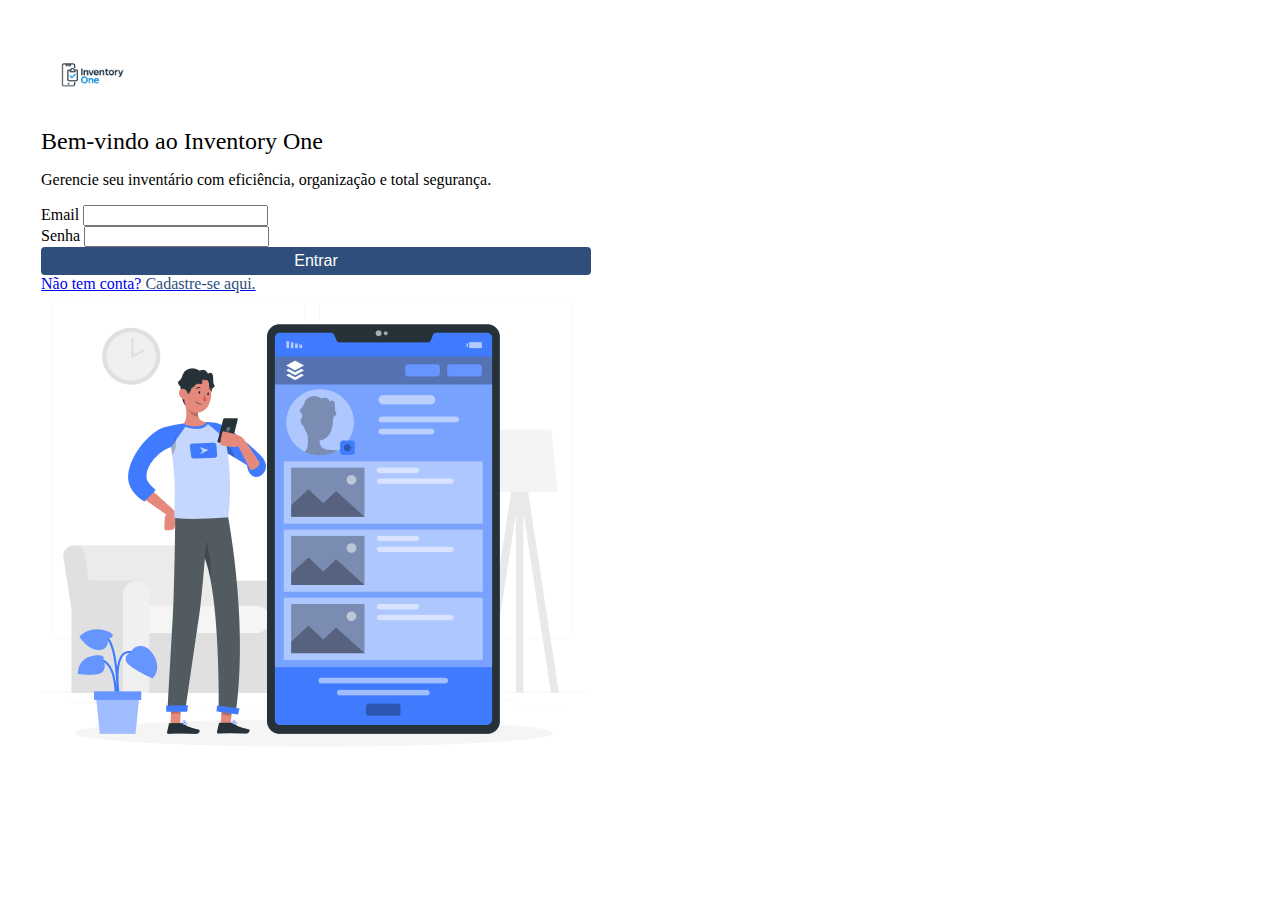
<file: index.html>
<!DOCTYPE html>
<html lang="pt-br">

<head>
    <meta charset="UTF-8">
    <meta name="viewport" content="width=device-width, initial-scale=1.0">
    <title>InventoryOne-Login</title>
    <link href="https://cdn.jsdelivr.net/npm/bootstrap@5.3.8/dist/css/bootstrap.min.css" rel="stylesheet"
        integrity="sha384-sRIl4kxILFvY47J16cr9ZwB07vP4J8+LH7qKQnuqkuIAvNWLzeN8tE5YBujZqJLB" crossorigin="anonymous">

    <link rel="stylesheet" href="https://cdn.jsdelivr.net/npm/bootstrap-icons@1.13.1/font/bootstrap-icons.min.css">

    <link rel="stylesheet" href="./css/configuracao.css">
    <link rel="stylesheet" href="./css/login.css">


</head>

<body class="bg-light">
    <main class="min-vh-100 d-flex align-items-center justify-content-center container">
        <div class="bg-white formulario shadow ">
            <div class="row">
                <div class="col-12 col-md-6 d-flex flex-column justify-content-center align-items-center">
                    <form class="formulario-login" action="">
                        <div class="d-flex justify-content-start w-100">
                            <img class="img-fluid" width="100px" src="./img/logo-inventoryone.png"
                                alt="imagem da logo Inventory-One">
                        </div>
                        <div class="text-center mt-2">
                            <h1 class="font-header-4">Bem-vindo ao Inventory One</h1>
                            <p class="text-body-tertiary font-subtitulo">
                                Gerencie seu inventário com eficiência, organização e total segurança.
                            </p>

                        </div>
                        <div class="mb-3">
                            <label for="campoEmail" class="form-label">Email</label>
                            <input type="email" class="form-control formColor" id="campoEmail">
                        </div>
                        <div class="mb-4">
                            <label for="campoSenha" class="form-label">Senha</label>
                            <input type="password" class="form-control formColor" id="campoSenha">
                        </div>
                        <div class="text-center">
                            <button class="botao-cadastro mb-3">Entrar</button>
                        </div>
                        <div class="text-center mb-3">
                            <a class="text-decoration-none text-dark" href="cadastro-usuario.html">Não tem
                                conta?
                                <span class="text-azul-petroleo fw-bold">Cadastre-se aqui.</span></a>
                        </div>

                    </form>

                </div>
                <div class="col-12 col-sm-6 d-none d-md-block">
                    <div class="d-flex align-items-center h-100">
                        <img class="img-fluid" src="img/img-login.png">
                    </div>
                </div>
            </div>
        </div>
    </main>
</body>


</html>
</file>
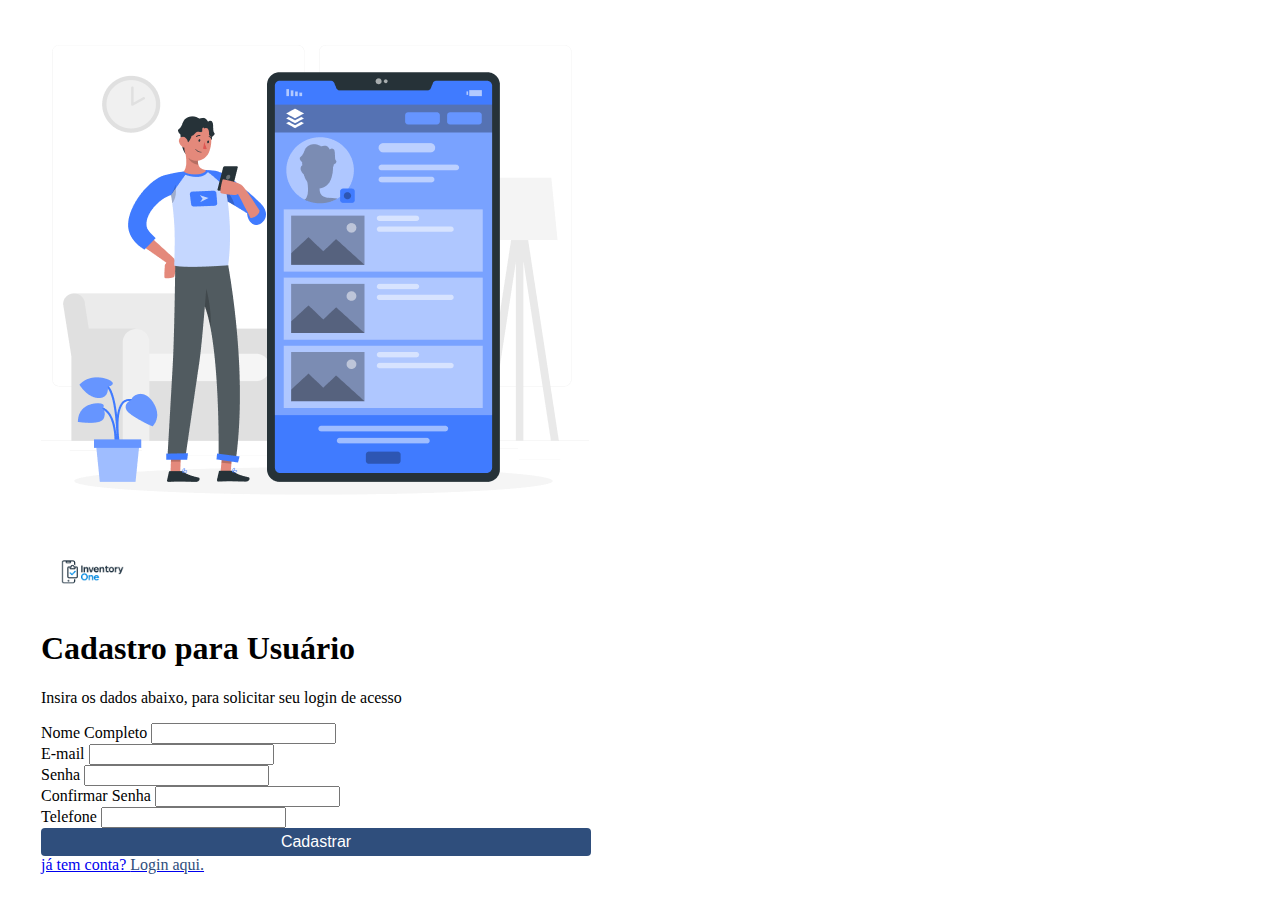
<file: cadastro-usuario.html>
<!DOCTYPE html>
<html lang="pt-br">

<head>
    <meta charset="UTF-8">
    <meta name="viewport" content="width=device-width, initial-scale=1.0">
    <title>InventoryOne-Cadastro</title>
    <link href="https://cdn.jsdelivr.net/npm/bootstrap@5.3.8/dist/css/bootstrap.min.css" rel="stylesheet"
        integrity="sha384-sRIl4kxILFvY47J16cr9ZwB07vP4J8+LH7qKQnuqkuIAvNWLzeN8tE5YBujZqJLB" crossorigin="anonymous">
    <link rel="stylesheet" href="https://cdn.jsdelivr.net/npm/bootstrap-icons@1.13.1/font/bootstrap-icons.min.css">
    <link rel="stylesheet" href="./css/login.css">
    <link rel="stylesheet" href="./css/configuracao.css">

</head>

<body class="bg-light">
    <main class="d-flex min-vh-100 align-items-center justify-content-center container">
        <div class="shadow bg-white formulario ">
            <div class="row">
                <div class="col-sm-6 d-none d-md-block">
                    <div class="d-flex align-items-center h-100">
                        <img class="img-fluid" src="img/img-login.png">
                    </div>
                </div>
                <div class="col-12 col-md-6">
                    <div class="row mb-3">
                        <div class="text-end">
                            <img width="100px" src="img/logo-inventoryone.png" class="img-fluid"
                                alt="Logo Inventory One">
                        </div>
                        <div class="text-center mt-2">
                            <h1 class="text-center fs-3">Cadastro para Usuário</h1>
                            <p class="text-body-tertiary fw-semibold text-center">Insira os dados abaixo, para solicitar
                                seu login de acesso</p>
                        </div>
                    </div>
                    <form action="">
                        <div class="mb-3">
                            <label for="campoNome" class="form-label">Nome Completo</label>
                            <input type="text" class="form-control formColor" id="campoNome">
                        </div>
                        <div class="mb-3">
                            <label for="campoEmail" class="form-label">E-mail</label>
                            <input type="email" class="form-control formColor" id="campoEmail">
                        </div>
                        <div class="row mb-3">
                            <div class="col-6">
                                <label for="campoSenha" class="form-label">Senha</label>
                                <input type="password" class="form-control formColor" id="campoSenha">
                            </div>
                            <div class="col-6">
                                <label for="confirmaSenha" class="form-label">Confirmar Senha</label>
                                <input type="password" class="form-control formColor" id="confirmaSenha">
                            </div>
                        </div>
                        <div class="mb-4">
                            <label for="campoTelefone" class="form-label">Telefone</label>
                            <input type="text" class="form-control formColor" id="campoTelefone">
                        </div>
                        <div class="text-center">
                            <button class="botao-cadastro mb-3">Cadastrar</button>
                        </div>
                        <div class="text-center mb-3">
                            <a class="text-decoration-none text-dark" href="index.html">já tem
                                conta?
                                <span class="text-azul-petroleo fw-bold">Login aqui.</span></a>
                        </div>
                    </form>
                </div>
            </div>
        </div>
    </main>
</body>

</html>
</file>
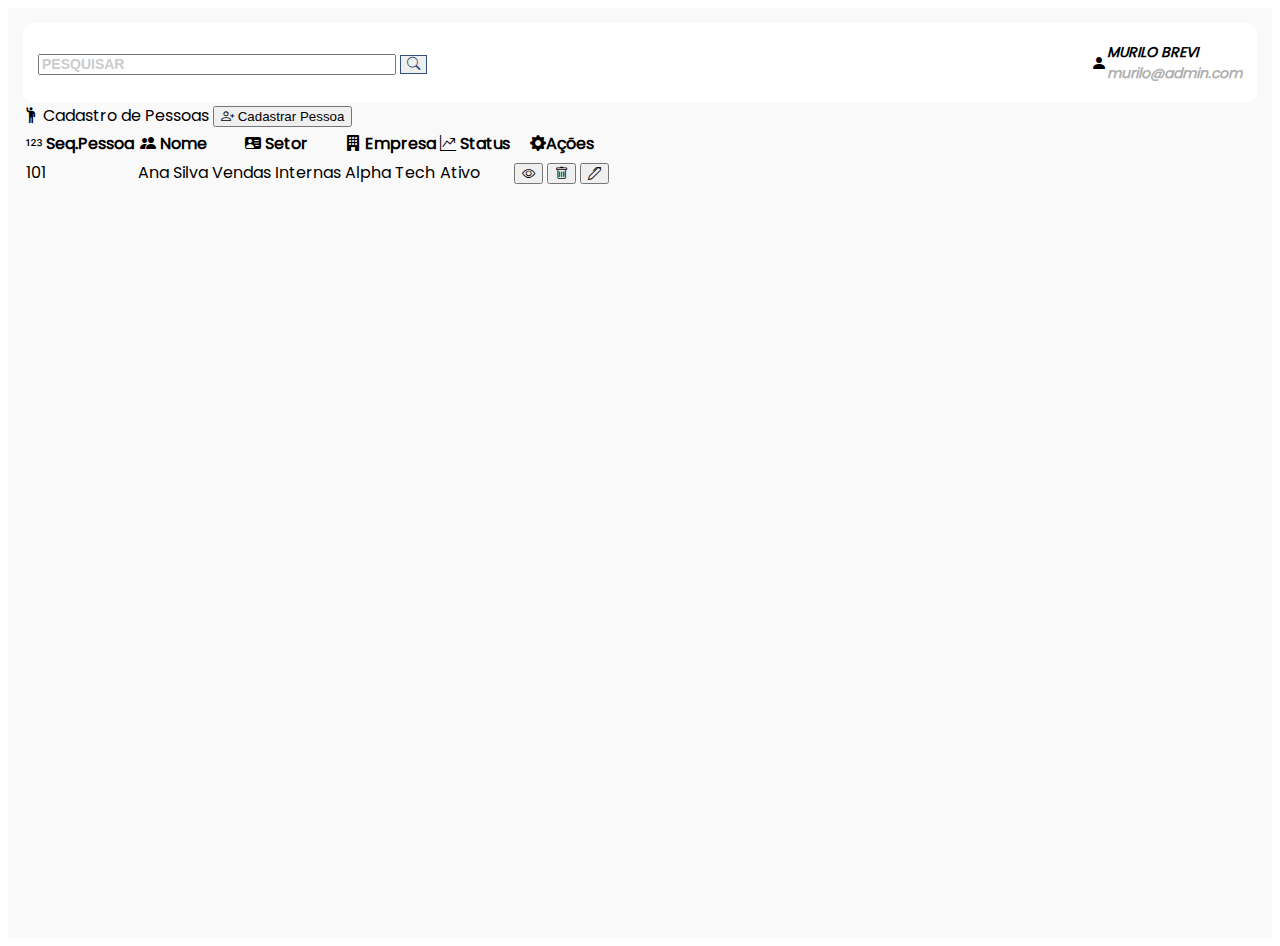
<file: cadastro_pessoas.html>
<!DOCTYPE html>
<html lang="en">

<head>
    <meta charset="UTF-8">
    <meta name="viewport" content="width=device-width, initial-scale=1.0">
    <title>Document</title>
    <link rel="stylesheet" href="./css/style.css">
    <link href="https://cdn.jsdelivr.net/npm/bootstrap@5.3.8/dist/css/bootstrap.min.css" rel="stylesheet"
        integrity="sha384-sRIl4kxILFvY47J16cr9ZwB07vP4J8+LH7qKQnuqkuIAvNWLzeN8tE5YBujZqJLB" crossorigin="anonymous">
    <link rel="stylesheet" href="https://cdn.jsdelivr.net/npm/bootstrap-icons@1.13.1/font/bootstrap-icons.min.css">
</head>

<body>
    <main class="container-fluid">
        <div class="row">
            <section class="container menu col-2">
            </section>
            <section class="conteudo_principal col-10 d-flex flex-column gap-3">
                <div class="container_pesquisa border">
                     <div class="input-group espaco_pesquisar">
                            <input class="form-control input_pesquisar" type="text" placeholder="PESQUISAR">
                            <button class="btn botao_pesquisar" type="submit"><i class="bi bi-search"></i></button>
                        </div>
                    <div class="conteudo_usuario">
                        <i class="bi bi-person-fill fs-1"></i>
                        <div class="conteudo_identificacao row">
                            <p class="nome_usuario">MURILO BREVI</p>
                            <p class="email_usuario">murilo@admin.com</p>
                        </div>
                    </div>
                </div>

                <section class="bg-white border p-2 rounded">
                    <header>
                        <nav class="navbar">
                            <div class="container-fluid">
                                <a class="navbar-brand"><i class="bi bi-person-raised-hand"></i> Cadastro de Pessoas</a>
                                <button class="btn btn-warning w-sm-100" type="submit"> <i
                                        class="bi bi-person-plus"></i> Cadastrar Pessoa</button>
                            </div>
                        </nav>
                    </header>
                </section>

                <section class="sessao-tabela-cliente bg-white rounded p-2">
                    <table class="table table-hover">
                        <thead>
                            <tr>
                                <th scope="col"><i class="bi bi-123 text-muted"></i> Seq.Pessoa</th>
                                <th scope="col"><i class="bi bi-people-fill text-muted"></i> Nome</th>
                                <th scope="col"><i class="bi bi-person-vcard-fill text-muted"></i> Setor</th>
                                <th scope="col"><i class="bi bi-building-fill text-muted"></i> Empresa</th>
                                <th scope="col"><i class="bi bi-graph-up-arrow text-muted"></i> Status</th>
                                <th scope="col"><i class="bi bi-gear-fill text-muted"></i>Ações</th>
                            </tr>
                        </thead>
                        <tbody>
                            <tr>

                                <td>101</td>
                                <td>Ana Silva</td>
                                <td>Vendas Internas</td>
                                <td>Alpha Tech</td>
                                <td>
                                    <span class="badge bg-success-subtle text-success fw-semibold">Ativo</span>
                                </td>
                                <td>
                                    <button class="btn btn-sm btn-outline-primary btn-action-icon" title="Ver Detalhes">
                                        <i class="bi bi-eye"></i>
                                    </button>
                                    <button class="btn btn-sm btn-outline-danger btn-action-icon" title="Excluir">
                                        <i class="bi bi-trash"></i>
                                    </button>
                                    <button class="btn btn-sm btn-outline-warning btn-action-icon" title="Editar">
                                        <i class="bi bi-pen"></i>
                                    </button>
                                </td>
                            </tr>
                        </tbody>
                    </table>
                </section>
            </section>
        </div>
    </main>
</body>

</html>
</file>
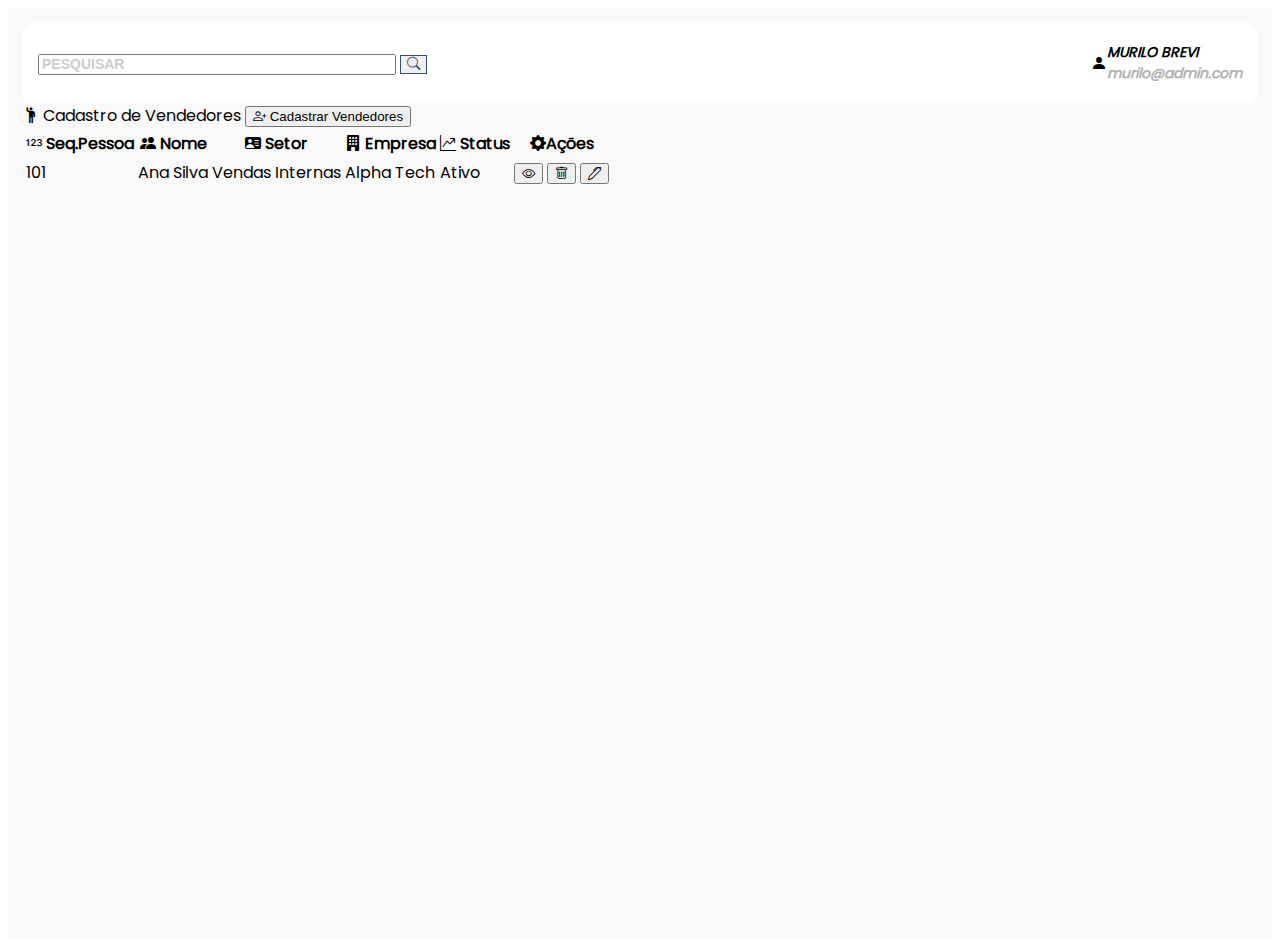
<file: cadastro_vendedores.html>
<!DOCTYPE html>
<html lang="en">

<head>
    <meta charset="UTF-8">
    <meta name="viewport" content="width=device-width, initial-scale=1.0">
    <title>Document</title>
    <link rel="stylesheet" href="./css/style.css">
    <link href="https://cdn.jsdelivr.net/npm/bootstrap@5.3.8/dist/css/bootstrap.min.css" rel="stylesheet"
        integrity="sha384-sRIl4kxILFvY47J16cr9ZwB07vP4J8+LH7qKQnuqkuIAvNWLzeN8tE5YBujZqJLB" crossorigin="anonymous">
    <link rel="stylesheet" href="https://cdn.jsdelivr.net/npm/bootstrap-icons@1.13.1/font/bootstrap-icons.min.css">
</head>

<body>
    <main class="container-fluid">
        <div class="row">
            <section class="container menu col-2">
            </section>
            <section class="conteudo_principal col-10 d-flex flex-column gap-3">
                <div class="container_pesquisa border">
                     <div class="input-group espaco_pesquisar">
                            <input class="form-control input_pesquisar" type="text" placeholder="PESQUISAR">
                            <button class="btn botao_pesquisar" type="submit"><i class="bi bi-search"></i></button>
                        </div>
                    <div class="conteudo_usuario">
                        <i class="bi bi-person-fill fs-1"></i>
                        <div class="conteudo_identificacao row">
                            <p class="nome_usuario">MURILO BREVI</p>
                            <p class="email_usuario">murilo@admin.com</p>
                        </div>
                    </div>
                </div>

                <section class="bg-white border p-2 rounded">
                    <header>
                        <nav class="navbar">
                            <div class="container-fluid">
                                <a class="navbar-brand"><i class="bi bi-person-raised-hand"></i> Cadastro de Vendedores</a>
                                <button class="btn btn-warning w-sm-100" type="submit"> <i
                                        class="bi bi-person-plus"></i> Cadastrar Vendedores</button>
                            </div>
                        </nav>
                    </header>
                </section>

                <section class="sessao-tabela-cliente bg-white rounded p-2">
                    <table class="table table-hover">
                        <thead>
                            <tr>
                                <th scope="col"><i class="bi bi-123 text-muted"></i> Seq.Pessoa</th>
                                <th scope="col"><i class="bi bi-people-fill text-muted"></i> Nome</th>
                                <th scope="col"><i class="bi bi-person-vcard-fill text-muted"></i> Setor</th>
                                <th scope="col"><i class="bi bi-building-fill text-muted"></i> Empresa</th>
                                <th scope="col"><i class="bi bi-graph-up-arrow text-muted"></i> Status</th>
                                <th scope="col"><i class="bi bi-gear-fill text-muted"></i>Ações</th>
                            </tr>
                        </thead>
                        <tbody>
                            <tr>

                                <td>101</td>
                                <td>Ana Silva</td>
                                <td>Vendas Internas</td>
                                <td>Alpha Tech</td>
                                <td>
                                    <span class="badge bg-success-subtle text-success fw-semibold">Ativo</span>
                                </td>
                                <td>
                                    <button class="btn btn-sm btn-outline-primary btn-action-icon" title="Ver Detalhes">
                                        <i class="bi bi-eye"></i>
                                    </button>
                                    <button class="btn btn-sm btn-outline-danger btn-action-icon" title="Excluir">
                                        <i class="bi bi-trash"></i>
                                    </button>
                                    <button class="btn btn-sm btn-outline-warning btn-action-icon" title="Editar">
                                        <i class="bi bi-pen"></i>
                                    </button>
                                </td>
                            </tr>
                        </tbody>
                    </table>
                </section>
            </section>
        </div>
    </main>
</body>

</html>
</file>
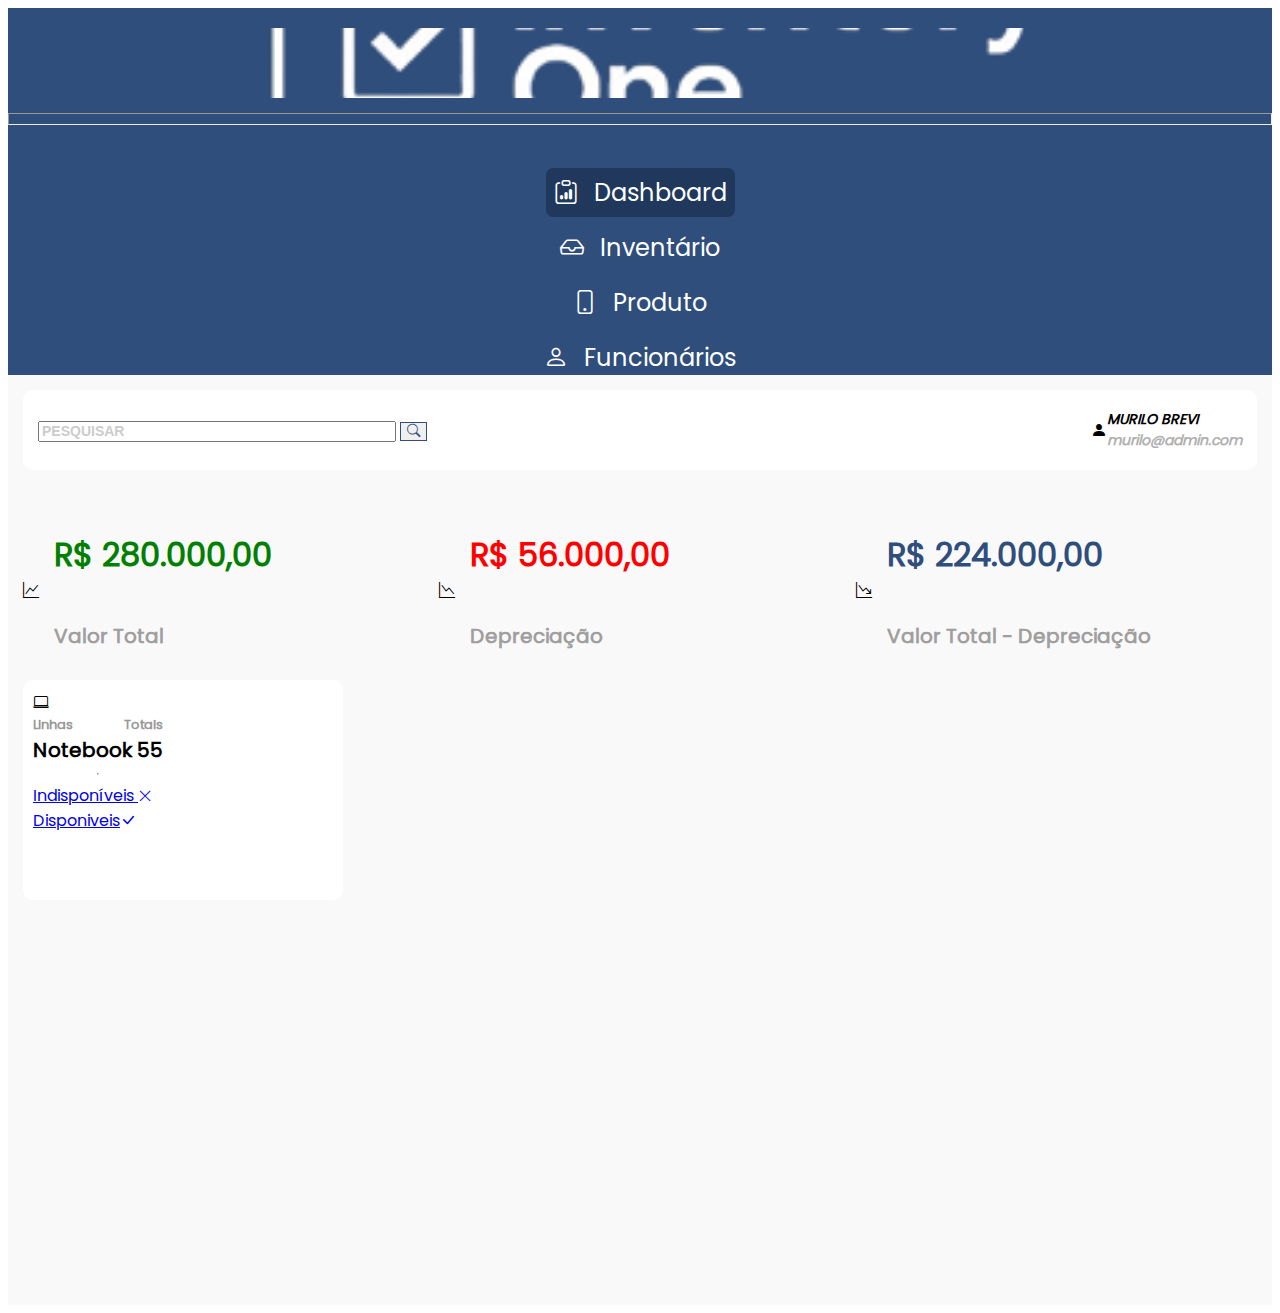
<file: dashboard.html>
<!DOCTYPE html>
<html lang="pt-br">

<head>
    <meta charset="UTF-8">
    <meta name="viewport" content="width=device-width, initial-scale=1.0">
    <title>InventoryOne</title>
    <link rel="stylesheet" href="./css/style.css">

    <link rel="stylesheet" href="./css/configuracao.css">

    <link href="https://cdn.jsdelivr.net/npm/bootstrap@5.3.8/dist/css/bootstrap.min.css" rel="stylesheet"
        integrity="sha384-sRIl4kxILFvY47J16cr9ZwB07vP4J8+LH7qKQnuqkuIAvNWLzeN8tE5YBujZqJLB" crossorigin="anonymous">

    <link rel="stylesheet" href="https://cdn.jsdelivr.net/npm/bootstrap-icons@1.13.1/font/bootstrap-icons.min.css">

</head>

<body>
    <div class="container-fluid">
        <main class="row">
            <section class="container menu col-2 text-center">
                <div class="container_imagem_menu text-center mt-3">
                    <img class="img-fluid imagem_logo"
                        src="./img/Gemini_Generated_Image_wguaigwguaigwgua-removebg-preview 1@2x.png"
                        alt="Logo Sistema">
                    <hr>
                </div>
                <div class="text-start w-100 botoes_navegacao">
                    <div class="text-start w-75">
                        <a class="botao_navegar botao_dashboard" href="./#"><i
                                class="bi bi-clipboard-data icone_navegacao"></i>
                            Dashboard</a>
                    </div>
                    <div class="text-start w-75">
                        <a class="botao_navegar" href="inventario.html"><i class="bi bi-inbox icone_navegacao"></i>
                            Inventário</a>
                    </div>
                    <div class="text-start w-75">
                        <a class="botao_navegar" href="produtos.html"><i class="bi bi-phone icone_navegacao"></i>
                            Produto</a>
                    </div>
                    <div class="text-start w-75">
                        <a class="botao_navegar" href="./funcionarios.html"><i class="bi bi-person icone_navegacao"></i>
                            Funcionários</a>
                    </div>
                </div>
            </section>

            <section class="conteudo_principal col-10">
                <div class="row px-3 ">
                    <div class="container_pesquisa sombra">
                        <div class="input-group espaco_pesquisar">
                            <input class="form-control input_pesquisar" type="text" placeholder="PESQUISAR">
                            <button class="btn botao_pesquisar" type="submit"><i class="bi bi-search"></i></button>
                        </div>
                        <div class="conteudo_usuario d-flex align-items-center gap-3">
                            <i class="bi bi-person-fill fs-1"></i>

                            <div class="conteudo_identificacao">
                                <p class="nome_usuario mb-0">MURILO BREVI</p>
                                <p class="email_usuario mb-0">murilo@admin.com</p>
                            </div>
                        </div>
                    </div>
                </div>

                <div class="container_valores row p-3">
                    <div class="card col">
                        <div class="card-body conteudo_card">
                            <i class="bi bi-graph-up fs-3 icone_grafico"></i>
                            <div class="total_inventario">
                                <h1 class="valor_total card-subtitle"><span>R$ </span>280.000,00</h1>
                                <p class="texto_card card-text">Valor Total</p>
                            </div>
                        </div>
                    </div>
                    <div class="card col">
                        <div class="card-body conteudo_card">
                            <i class="bi bi-graph-down fs-3 icone_grafico"></i>
                            <div class="total_inventario">
                                <h1 class="valor_depreciacao card-subtitle"><span>R$ </span>56.000,00</h1>
                                <p class="texto_card card-text">Depreciação</p>
                            </div>
                        </div>
                    </div>
                    <div class="card col">
                        <div class="card-body conteudo_card">
                            <i class="bi bi-graph-down-arrow fs-3 icone_grafico"></i>
                            <div class="total_inventario">
                                <h1 class="valor_atual card-subtitle"><span>R$ </span>224.000,00</h1>
                                <p class="texto_card card-text">Valor Total - Depreciação</p>
                            </div>
                        </div>
                    </div>
                </div>
                <div class="container_cards row p-3">
                    <div class="card_inventario col-3">
                        <div class="card-body conteudo_card_inventario">
                            <div class="espaco_icone_card row">
                                <i class="bi bi-laptop fs-3"></i>
                            </div>
                            <div class="dados_card row">
                                <label class="texto_linhas col-6 text-start">Linhas</label>
                                <label class="texto_totais col-6 text-end">Totais</label>
                            </div>
                            <div class="row">
                                <label class="nome_item col-6 text-start">Notebook</label>
                                <label class="qtd_item col-6 text-end">55</label>
                            </div>
                            <hr>
                            <div class="row mt-2 text-center">
                                <div class="col-6 text-start">
                                    <a class="btn btn-danger d-flex align-items-center p-2" href="#">Indisponíveis <i
                                            class="bi bi-x-lg icone_x mx-1 mt-1"></i></a>
                                </div>
                                <div class="col-6 text-end">
                                    <a class="w-100 btn btn-success align-items-center p-2" href="#">Disponiveis<i
                                            class="bi bi-check-lg mx-1 mt-1"></i></a>
                                </div>
                            </div>
                        </div>
                    </div>
                </div>
            </section>

        </main>
    </div>

</body>

</html>
</file>
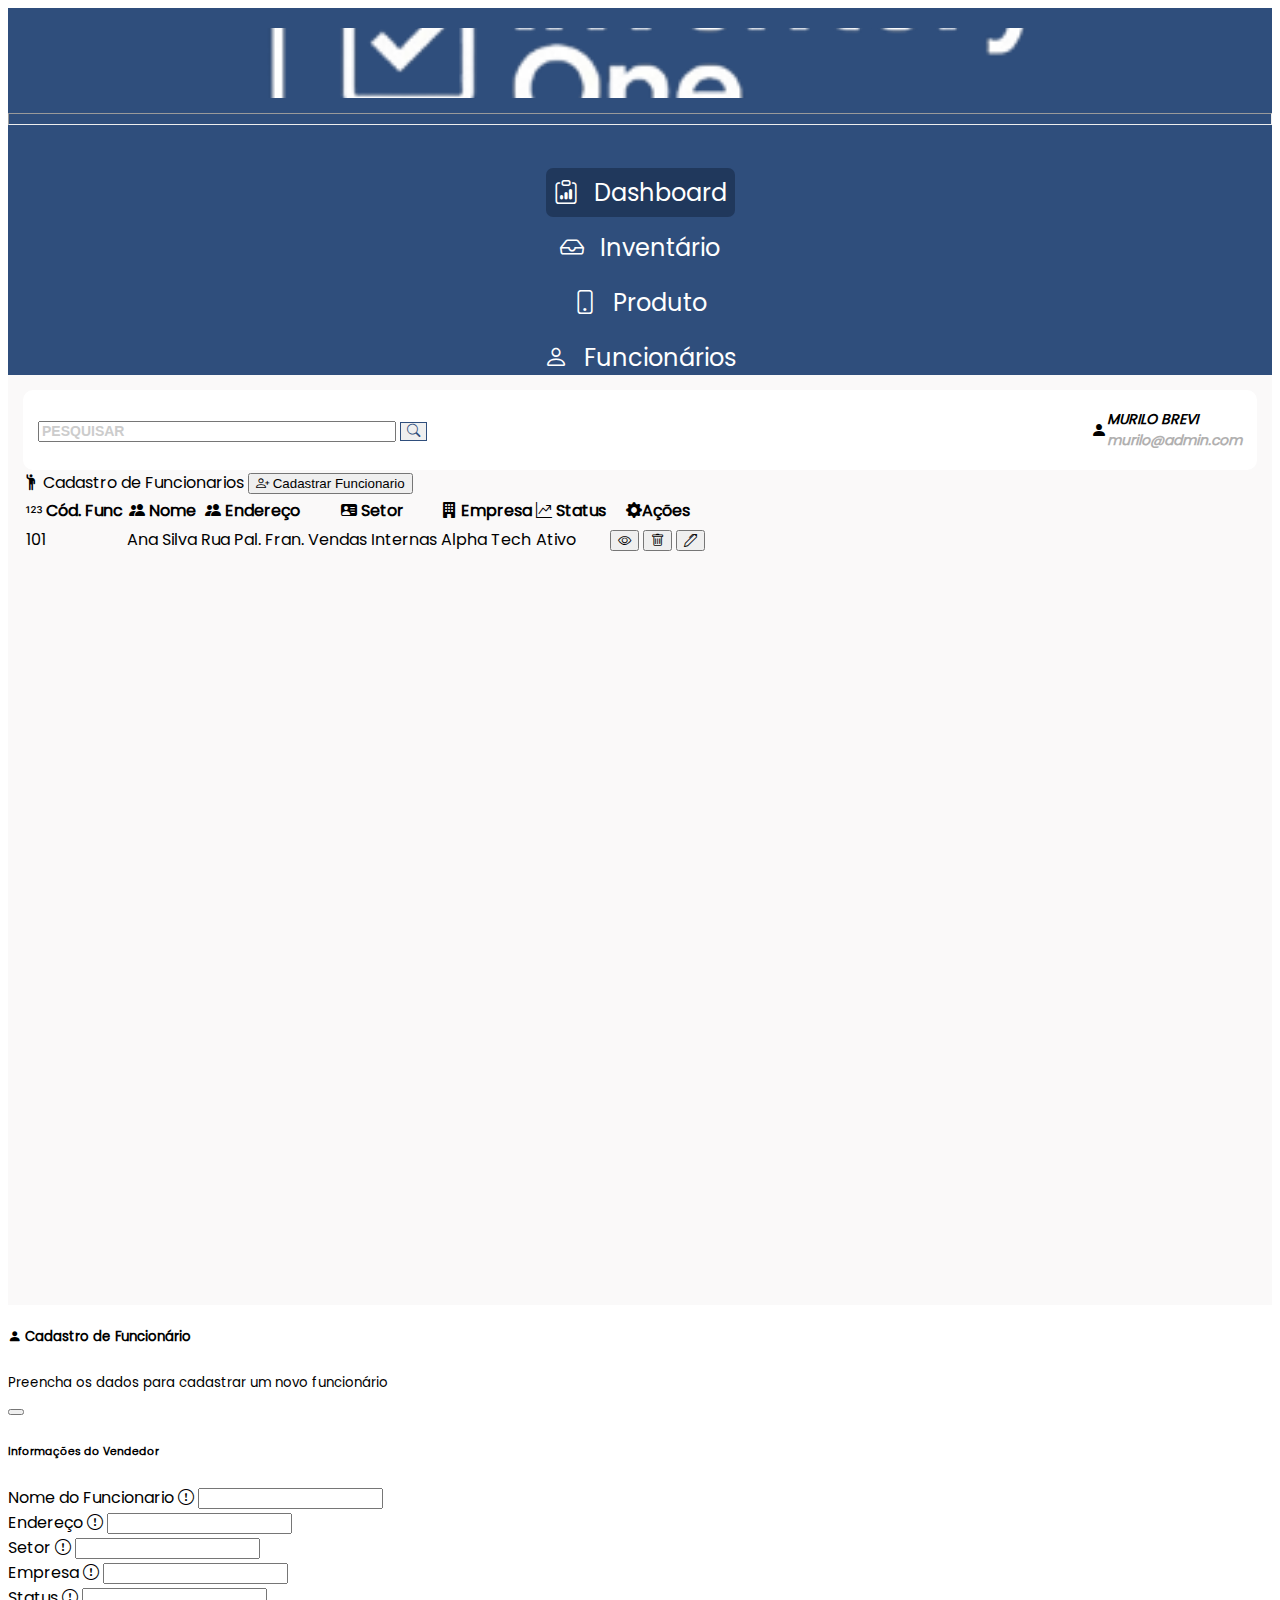
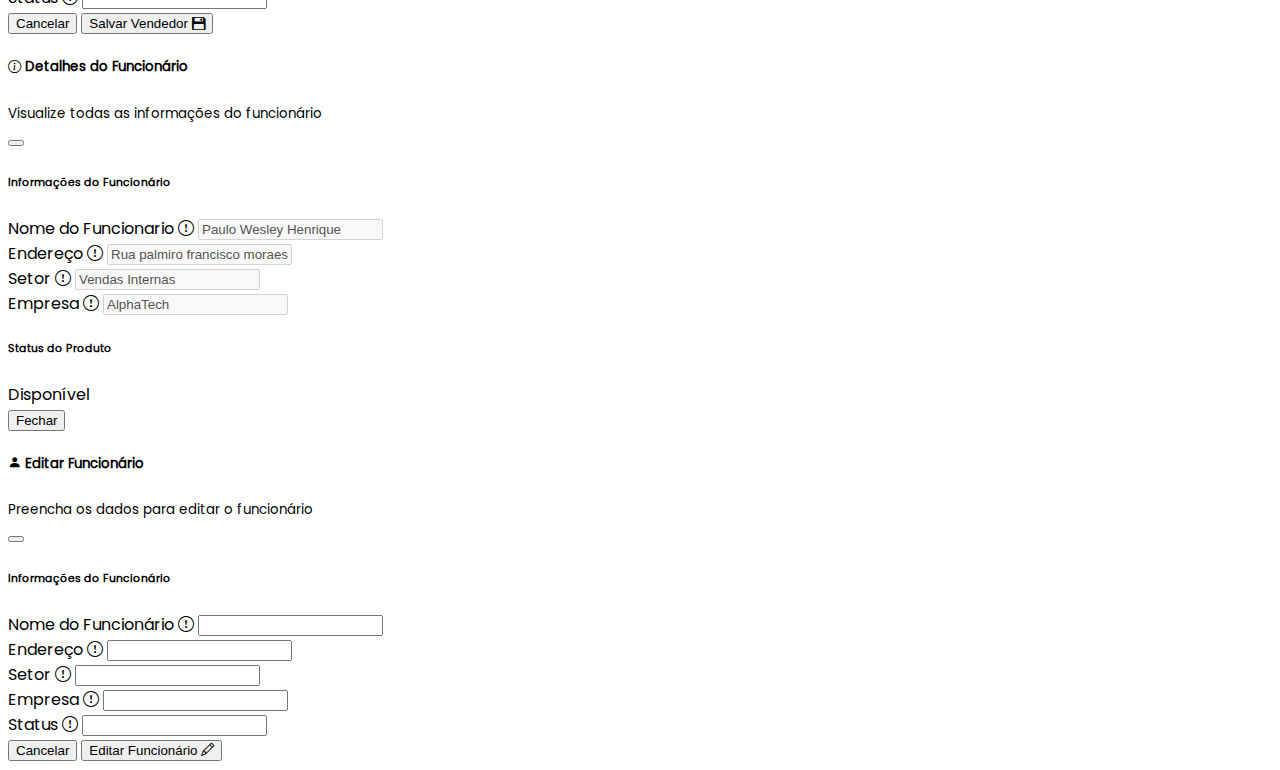
<file: funcionarios.html>
<!DOCTYPE html>
<html lang="en">

<head>
    <meta charset="UTF-8">
    <meta name="viewport" content="width=device-width, initial-scale=1.0">
    <title>Document</title>
    <link rel="stylesheet" href="./css/style.css">

    <link rel="stylesheet" href="./css/configuracao.css">

    <link href="https://cdn.jsdelivr.net/npm/bootstrap@5.3.8/dist/css/bootstrap.min.css" rel="stylesheet"
        integrity="sha384-sRIl4kxILFvY47J16cr9ZwB07vP4J8+LH7qKQnuqkuIAvNWLzeN8tE5YBujZqJLB" crossorigin="anonymous">

    <link rel="stylesheet" href="https://cdn.jsdelivr.net/npm/bootstrap-icons@1.13.1/font/bootstrap-icons.min.css">
</head>

<body>
    <main class="container-fluid">
        <div class="row">
            <section class="container menu col-2 text-center">
                <div class="container_imagem_menu text-center mt-3">
                    <img class="img-fluid imagem_logo"
                        src="./img/Gemini_Generated_Image_wguaigwguaigwgua-removebg-preview 1@2x.png"
                        alt="Logo Sistema">
                    <hr>
                </div>
                <div class="text-start w-100 botoes_navegacao">
                    <div class="text-start w-75">
                        <a class="botao_navegar botao_dashboard" href="./dashboard.html"><i
                                class="bi bi-clipboard-data icone_navegacao"></i>
                            Dashboard</a>
                    </div>
                    <div class="text-start w-75">
                        <a class="botao_navegar" href="inventario.html"><i class="bi bi-inbox icone_navegacao"></i>
                            Inventário</a>
                    </div>
                    <div class="text-start w-75">
                        <a class="botao_navegar" href="produtos.html"><i class="bi bi-phone icone_navegacao"></i>
                            Produto</a>
                    </div>
                    <div class="text-start w-75">
                        <a class="botao_navegar" href="funcionarios.html"><i class="bi bi-person icone_navegacao"></i>
                            Funcionários</a>
                    </div>
                </div>
            </section>
            <section class="conteudo_principal col-10 d-flex flex-column gap-3">
                <div class="row px-3 ">
                    <div class="container_pesquisa sombra">
                        <div class="input-group espaco_pesquisar">
                            <input class="form-control input_pesquisar" type="text" placeholder="PESQUISAR">
                            <button class="btn botao_pesquisar" type="submit"><i class="bi bi-search"></i></button>
                        </div>
                        <div class="conteudo_usuario d-flex align-items-center gap-3">
                            <i class="bi bi-person-fill fs-1"></i>

                            <div class="conteudo_identificacao">
                                <p class="nome_usuario mb-0">MURILO BREVI</p>
                                <p class="email_usuario mb-0">murilo@admin.com</p>
                            </div>
                        </div>
                    </div>
                </div>

                <section class="bg-white border p-2 rounded">
                    <header>
                        <nav class="navbar">
                            <div class="container-fluid">
                                <a class="navbar-brand"><i class="bi bi-person-raised-hand"></i> Cadastro de
                                    Funcionarios</a>
                                <button class="btn btn-warning w-sm-100" type="submit" data-bs-toggle="modal"
                                    data-bs-target="#modalCadFuncionario"> <i class="bi bi-person-plus"></i>
                                    Cadastrar Funcionario</button>
                            </div>
                        </nav>
                    </header>
                </section>

                <section class="sessao-tabela-cliente bg-white rounded p-2">
                    <table class="table table-hover">
                        <thead>
                            <tr>
                                <th scope="col"><i class="bi bi-123 text-muted"></i> Cód. Func</th>
                                <th scope="col"><i class="bi bi-people-fill text-muted"></i> Nome</th>
                                <th scope="col"><i class="bi bi-people-fill text-muted"></i> Endereço</th>
                                <th scope="col"><i class="bi bi-person-vcard-fill text-muted"></i> Setor</th>
                                <th scope="col"><i class="bi bi-building-fill text-muted"></i> Empresa</th>
                                <th scope="col"><i class="bi bi-graph-up-arrow text-muted"></i> Status</th>
                                <th scope="col"><i class="bi bi-gear-fill text-muted"></i>Ações</th>
                            </tr>
                        </thead>
                        <tbody>
                            <tr>

                                <td>101</td>
                                <td>Ana Silva</td>
                                <td>Rua Pal. Fran.</td>
                                <td>Vendas Internas</td>
                                <td>Alpha Tech</td>
                                <td>
                                    <span class="badge bg-success-subtle text-success fw-semibold">Ativo</span>
                                </td>
                                <td>
                                    <button class="btn btn-sm btn-outline-primary btn-action-icon" title="Ver Detalhes"
                                        data-bs-toggle="modal" data-bs-target="#modalDetalhesFuncionario">
                                        <i class="bi bi-eye"></i>
                                    </button>
                                    <button class="btn btn-sm btn-outline-danger btn-action-icon" title="Excluir">
                                        <i class="bi bi-trash"></i>
                                    </button>
                                    <button class="btn btn-sm btn-outline-warning btn-action-icon" title="Editar"
                                        data-bs-toggle="modal" data-bs-target="#modalEditarFuncionario">
                                        <i class="bi bi-pen"></i>
                                    </button>
                                </td>
                            </tr>
                        </tbody>
                    </table>
                </section>
            </section>
        </div>
    </main>

    <div class="modal fade" id="modalCadFuncionario" data-bs-backdrop="static" data-bs-keyboard="false" tabindex="-1"
        aria-labelledby="modalProdutoLabel" aria-hidden="true">

        <div class="modal-dialog modal-xl modal-dialog-scrollable">
            <div class="modal-content rounded-4 shadow">

                <div class="modal-header border-0 pb-0 px-4">
                    <div>
                        <h5 class="modal-title fw-bold" id="modalProdutoLabel">
                            <i class="bi bi-person-fill me-2"></i>
                            Cadastro de Funcionário
                        </h5>
                        <small class="text-muted">
                            Preencha os dados para cadastrar um novo funcionário
                        </small>
                    </div>
                    <button type="button" class="btn-close" data-bs-dismiss="modal"></button>

                </div>

                <div class="modal-body px-4">

                    <h6 class="fw-semibold text-primary mb-3">Informações do Vendedor</h6>

                    <div class="row g-3 mb-4">
                        <div class="col-md-6">
                            <label class="form-label">Nome do Funcionario <i
                                    class="bi bi-exclamation-circle text-secondary ms-1"></i></label>
                            <input type="text" class="form-control" id="nomeFuncionario">
                        </div>
                        <div class="col-md-6">
                            <label class="form-label">Endereço <i
                                    class="bi bi-exclamation-circle text-secondary ms-1"></i></label>
                            <input type="text" class="form-control" id="endereco">
                        </div>
                        <div class="col-md-4">
                            <label class="form-label">Setor <i
                                    class="bi bi-exclamation-circle text-secondary ms-1"></i></label>
                            <input type="text" class="form-control" id="setor">
                        </div>

                        <div class="col-md-4">
                            <label class="form-label">Empresa <i
                                    class="bi bi-exclamation-circle text-secondary ms-1"></i></label>
                            <input type="text" class="form-control" id="empresa">
                        </div>

                        <div class="col-md-4">
                            <label class="form-label">Status <i
                                    class="bi bi-exclamation-circle text-secondary ms-1"></i></label>
                            <input type="text" class="form-control" id="status">
                        </div>
                    </div>

                </div>

                <div class="modal-footer border-0">
                    <button type="button" class="btn btn-light" data-bs-dismiss="modal">
                        Cancelar
                    </button>
                    <button type="button" class="btn-inventory-primario px-4">
                        Salvar Vendedor <i class="bi bi-floppy2-fill ms-1"></i>
                    </button>
                </div>

            </div>
        </div>
    </div>

    <div class="modal fade" id="modalDetalhesFuncionario" data-bs-backdrop="static" data-bs-keyboard="false"
        tabindex="-1" aria-labelledby="modalDetalhesProdutoLabel" aria-hidden="true">
        <div class="modal-dialog modal-xl modal-dialog-scrollable">
            <div class="modal-content rounded-4 shadow">

                <div class="modal-header border-0 pb-0 px-4">
                    <div>
                        <h5 class="modal-title fw-bold" id="modalDetalhesProdutoLabel">
                            <i class="bi bi-info-circle me-2"></i>
                            Detalhes do Funcionário
                        </h5>
                        <small class="text-muted">Visualize todas as informações do funcionário</small>
                    </div>
                    <button type="button" class="btn-close" data-bs-dismiss="modal"></button>
                </div>

                <div class="modal-body px-4">

                    <h6 class="fw-semibold text-primary mb-3">Informações do Funcionário</h6>
                    <div class="row g-3 mb-4">
                        <div class="col-md-6">
                            <label class="form-label">Nome do Funcionario <i
                                    class="bi bi-exclamation-circle text-secondary ms-1"></i></label>
                            <input type="text" class="form-control" id="nomeFuncionario" value="Paulo Wesley Henrique" disabled>
                        </div>
                        <div class="col-md-6">
                            <label class="form-label">Endereço <i
                                    class="bi bi-exclamation-circle text-secondary ms-1"></i></label>
                            <input type="text" class="form-control" id="endereco" value="Rua palmiro francisco moraes" disabled>
                        </div>
                        <div class="col-md-4">
                            <label class="form-label">Setor <i
                                    class="bi bi-exclamation-circle text-secondary ms-1"></i></label>
                            <input type="text" class="form-control" id="setor" value="Vendas Internas" disabled>
                        </div>

                        <div class="col-md-4">
                            <label class="form-label">Empresa <i
                                    class="bi bi-exclamation-circle text-secondary ms-1"></i></label>
                            <input type="text" class="form-control" id="empresa" value="AlphaTech" disabled>
                        </div>
                        <div class="col-md-4">
                            <h6 class="fw-semibold text-primary mb-3">Status do Produto</h6>
                            <span class="badge bg-success fs-6">Disponível</span>
                        </div>

                    </div>


                </div>

                <div class="modal-footer border-0">
                    <button type="button" class="btn btn-light" data-bs-dismiss="modal">
                        Fechar
                    </button>
                </div>

            </div>
        </div>
    </div>

    <div class="modal fade" id="modalEditarFuncionario" data-bs-backdrop="static" data-bs-keyboard="false" tabindex="-1"
        aria-labelledby="modalProdutoLabel" aria-hidden="true">

        <div class="modal-dialog modal-xl modal-dialog-scrollable">
            <div class="modal-content rounded-4 shadow">

                <div class="modal-header border-0 pb-0 px-4">
                    <div>
                        <h5 class="modal-title fw-bold" id="modalProdutoLabel">
                            <i class="bi bi-person-fill me-2"></i>
                            Editar Funcionário
                        </h5>
                        <small class="text-muted">
                            Preencha os dados para editar o funcionário
                        </small>
                    </div>
                    <button type="button" class="btn-close" data-bs-dismiss="modal"></button>

                </div>

                <div class="modal-body px-4">

                    <h6 class="fw-semibold text-primary mb-3">Informações do Funcionário</h6>

                    <div class="row g-3 mb-4">
                        <div class="col-md-6">
                            <label class="form-label">Nome do Funcionário <i
                                    class="bi bi-exclamation-circle text-secondary ms-1"></i></label>
                            <input type="text" class="form-control" id="editarNomeFuncionario">
                        </div>
                        <div class="col-md-6">
                            <label class="form-label">Endereço <i
                                    class="bi bi-exclamation-circle text-secondary ms-1"></i></label>
                            <input type="text" class="form-control" id="editarEnderecoFuncionario">
                        </div>
                        <div class="col-md-4">
                            <label class="form-label">Setor <i
                                    class="bi bi-exclamation-circle text-secondary ms-1"></i></label>
                            <input type="text" class="form-control" id="editarSetorFuncionario">
                        </div>

                        <div class="col-md-4">
                            <label class="form-label">Empresa <i
                                    class="bi bi-exclamation-circle text-secondary ms-1"></i></label>
                            <input type="text" class="form-control" id="editarEmpresaFuncionario">
                        </div>

                        <div class="col-md-4">
                            <label class="form-label">Status <i
                                    class="bi bi-exclamation-circle text-secondary ms-1"></i></label>
                            <input type="text" class="form-control" id="editarStatusFuncionario">
                        </div>
                    </div>

                </div>

                <div class="modal-footer border-0">
                    <button type="button" class="btn btn-light" data-bs-dismiss="modal">
                        Cancelar
                    </button>
                    <button type="button" class="btn-inventory-primario px-4">
                        Editar Funcionário <i class="bi bi-pencil ms-1"></i>
                    </button>
                </div>

            </div>
        </div>
    </div>

    <script src="https://cdn.jsdelivr.net/npm/bootstrap@5.3.8/dist/js/bootstrap.bundle.min.js"
        integrity="sha384-FKyoEForCGlyvwx9Hj09JcYn3nv7wiPVlz7YYwJrWVcXK/BmnVDxM+D2scQbITxI"
        crossorigin="anonymous"></script>
</body>

</html>
</file>
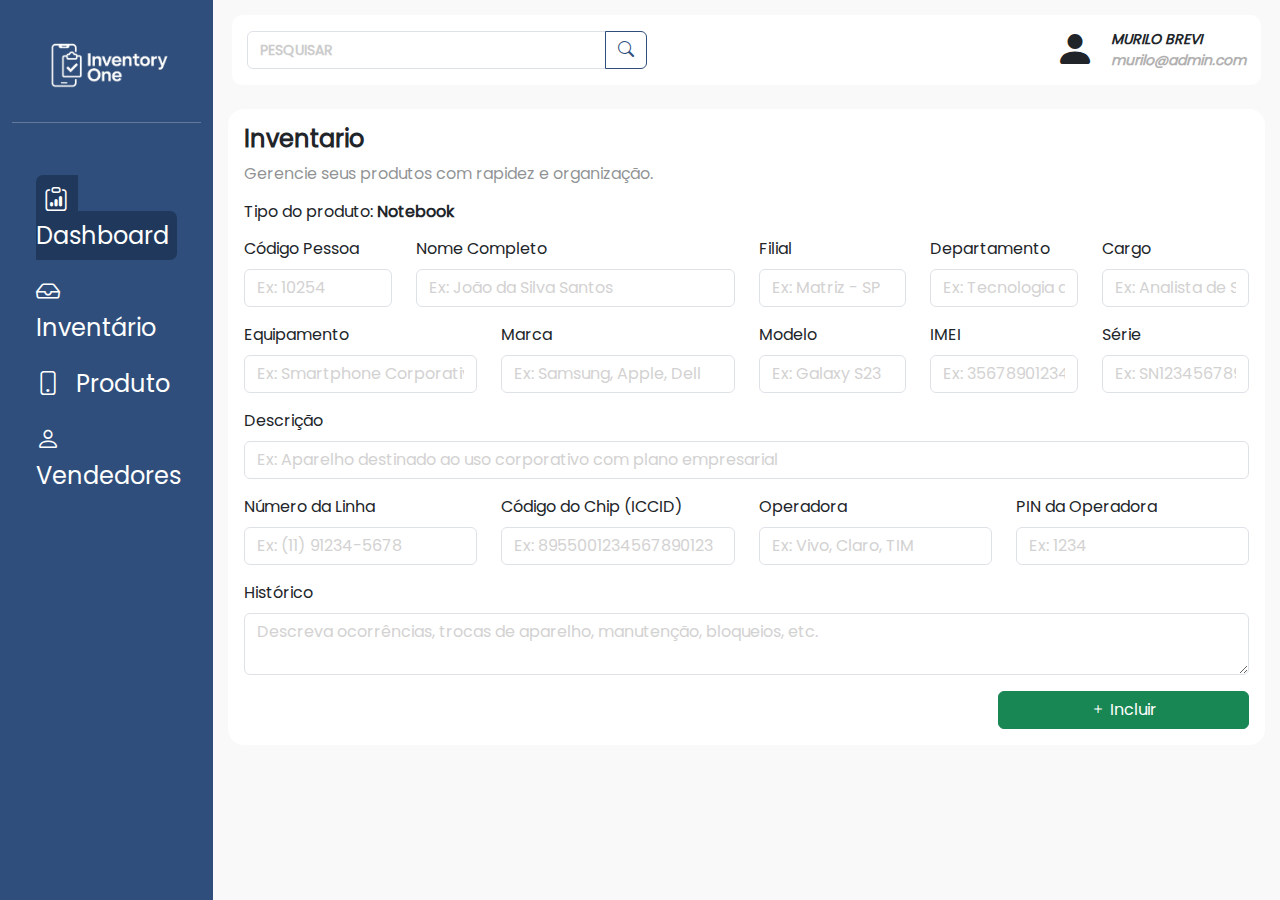
<file: inventario.html>
<!DOCTYPE html>
<html lang="pt-br">

<head>
    <meta charset="UTF-8">
    <meta name="viewport" content="width=device-width, initial-scale=1.0">
    <title>InventoryOne</title>
    <link href="https://cdn.jsdelivr.net/npm/bootstrap@5.3.8/dist/css/bootstrap.min.css" rel="stylesheet">

    <link rel="stylesheet" href="https://cdn.jsdelivr.net/npm/bootstrap-icons@1.13.1/font/bootstrap-icons.min.css">

    <link rel="stylesheet" href="./css/style.css">

    <link rel="stylesheet" href="./css/configuracao.css">

</head>

<body>
    <div class="container-fluid">
        <main class="row">
            <section class="container menu col-2 text-center">
                <div class="container_imagem_menu text-center mt-3">
                    <img class="img-fluid imagem_logo"
                        src="./img/Gemini_Generated_Image_wguaigwguaigwgua-removebg-preview 1@2x.png"
                        alt="Logo Sistema">
                    <hr>
                </div>
                <div class="text-start w-100 botoes_navegacao">
                    <div class="text-start w-75">
                        <a class="botao_navegar botao_dashboard" href="./cadastro_pessoas.html"><i
                                class="bi bi-clipboard-data icone_navegacao"></i>
                            Dashboard</a>
                    </div>
                    <div class="text-start w-75">
                        <a class="botao_navegar" href=""><i class="bi bi-inbox icone_navegacao"></i> Inventário</a>
                    </div>
                    <div class="text-start w-75">
                        <a class="botao_navegar" href=""><i class="bi bi-phone icone_navegacao"></i> Produto</a>
                    </div>
                    <div class="text-start w-75">
                        <a class="botao_navegar" href=""><i class="bi bi-person icone_navegacao"></i> Vendedores</a>
                    </div>
                </div>
            </section>

            <section class="conteudo_principal col-10">
                <div class="row px-3 ">
                    <div class="container_pesquisa sombra">
                        <div class="input-group espaco_pesquisar">
                            <input class="form-control input_pesquisar" type="text" placeholder="PESQUISAR">
                            <button class="btn botao_pesquisar" type="submit"><i class="bi bi-search"></i></button>
                        </div>
                        <div class="conteudo_usuario d-flex align-items-center gap-3">
                            <i class="bi bi-person-fill fs-1"></i>

                            <div class="conteudo_identificacao">
                                <p class="nome_usuario mb-0">MURILO BREVI</p>
                                <p class="email_usuario mb-0">murilo@admin.com</p>
                            </div>
                        </div>
                    </div>
                </div>



                <section class="area-inventario mt-4 p-3 bg-white rounded-4 sombra">

                    <div class="apresentacao-textos">
                        <h1 class="font-header-4 fw-semibold">Inventario</h1>
                        <p class="font-body-3 text-body-tertiary">
                            Gerencie seus produtos com rapidez e organização.
                        </p>
                    </div>

                    <h5 class="fs-6 mb-3">Tipo do produto: <span class="fw-semibold">Notebook</span></h5>

                    <div class="conteiner-fluid">
                        <form action="">
                            <div class="row mb-3">
                                <div class="col-md-2">
                                    <label for="txtCodigoPessoa" class="form-label">Código Pessoa</label>
                                    <input type="text" class="form-control" id="txtCodigoPessoa"
                                        placeholder="Ex: 10254">
                                </div>
                                <div class="col-md-4">
                                    <label for="txtNomePessoa" class="form-label">Nome Completo</label>
                                    <input type="text" class="form-control" id="txtNomePessoa"
                                        placeholder="Ex: João da Silva Santos">
                                </div>
                                <div class="col-md-2">
                                    <label for="txtFilial" class="form-label">Filial</label>
                                    <input type="text" class="form-control" id="txtFilial"
                                        placeholder="Ex: Matriz - SP">
                                </div>
                                <div class="col-md-2">
                                    <label for="txtDepartamento" class="form-label">Departamento</label>
                                    <input type="text" class="form-control" id="txtDepartamento"
                                        placeholder="Ex: Tecnologia da Informação">
                                </div>
                                <div class="col-md-2">
                                    <label for="txtCargo" class="form-label">Cargo</label>
                                    <input type="text" class="form-control" id="txtCargo"
                                        placeholder="Ex: Analista de Sistemas">
                                </div>
                            </div>

                            <div class="row mb-3">
                                <div class="col-md-3">
                                    <label for="txtEquipamento" class="form-label">Equipamento</label>
                                    <input type="text" class="form-control" id="txtEquipamento"
                                        placeholder="Ex: Smartphone Corporativo">
                                </div>
                                <div class="col-md-3">
                                    <label for="txtMarca" class="form-label">Marca</label>
                                    <input type="text" class="form-control" id="txtMarca"
                                        placeholder="Ex: Samsung, Apple, Dell">
                                </div>
                                <div class="col-md-2">
                                    <label for="txtModelo" class="form-label">Modelo</label>
                                    <input type="text" class="form-control" id="txtModelo" placeholder="Ex: Galaxy S23">
                                </div>
                                <div class="col-md-2">
                                    <label for="txtImei" class="form-label">IMEI</label>
                                    <input type="text" class="form-control" id="txtImei"
                                        placeholder="Ex: 356789012345678">
                                </div>
                                <div class="col-md-2">
                                    <label for="txtSerie" class="form-label">Série</label>
                                    <input type="text" class="form-control" id="txtSerie"
                                        placeholder="Ex: SN123456789BR">
                                </div>
                            </div>

                            <div class="row mb-3">
                                <div class="col-md-12">
                                    <label for="txtDescricao" class="form-label">Descrição</label>
                                    <input type="text" class="form-control" id="txtDescricao"
                                        placeholder="Ex: Aparelho destinado ao uso corporativo com plano empresarial">
                                </div>
                            </div>

                            <div class="row mb-3">
                                <div class="col-md-3">
                                    <label for="txtNumeroLinha" class="form-label">Número da Linha</label>
                                    <input type="text" class="form-control" id="txtNumeroLinha"
                                        placeholder="Ex: (11) 91234-5678">
                                </div>
                                <div class="col-md-3">
                                    <label for="txtCodigoChip" class="form-label">Código do Chip (ICCID)</label>
                                    <input type="text" class="form-control" id="txtCodigoChip"
                                        placeholder="Ex: 8955001234567890123">
                                </div>
                                <div class="col-md-3">
                                    <label for="txtOperadora" class="form-label">Operadora</label>
                                    <input type="text" class="form-control" id="txtOperadora"
                                        placeholder="Ex: Vivo, Claro, TIM">
                                </div>
                                <div class="col-md-3">
                                    <label for="txtPinOperadora" class="form-label">PIN da Operadora</label>
                                    <input type="text" class="form-control" id="txtPinOperadora" placeholder="Ex: 1234">
                                </div>
                            </div>

                            <div class="row">
                                <div class="col-md-12 mb-3">
                                    <label for="txtHistorico" class="form-label">Histórico</label>
                                    <textarea id="txtHistorico" class="form-control"
                                        placeholder="Descreva ocorrências, trocas de aparelho, manutenção, bloqueios, etc."></textarea>
                                </div>
                                <div class="col-md-12 text-end">
                                    <button class="btn btn-success w-25"><i class="bi bi-plus"></i> Incluir</button>
                                </div>
                            </div>

                        </form>
                    </div>

                </section>


            </section>
        </main>
    </div>

    <script src="https://cdn.jsdelivr.net/npm/bootstrap@5.3.8/dist/js/bootstrap.bundle.min.js"
        integrity="sha384-FKyoEForCGlyvwx9Hj09JcYn3nv7wiPVlz7YYwJrWVcXK/BmnVDxM+D2scQbITxI"
        crossorigin="anonymous"></script>
    <script src="./js/produto.js"></script>
</body>

</html>
</file>
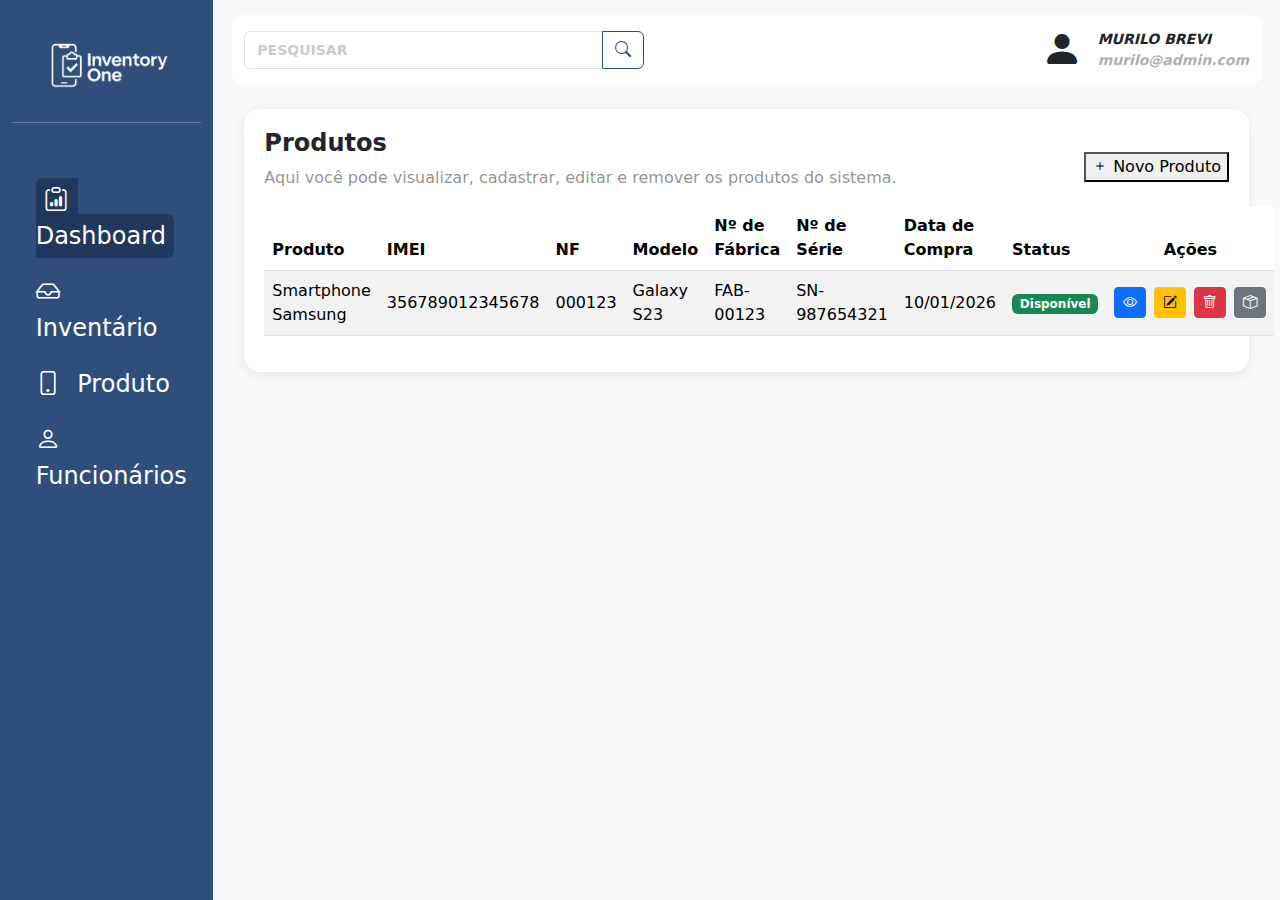
<file: produtos.html>
<!DOCTYPE html>
<html lang="pt-br">

<head>
    <meta charset="UTF-8">
    <meta name="viewport" content="width=device-width, initial-scale=1.0">
    <title>InventoryOne</title>
    <link rel="stylesheet" href="./css/style.css">
    <link href="https://cdn.jsdelivr.net/npm/bootstrap@5.3.8/dist/css/bootstrap.min.css" rel="stylesheet">

    <link rel="stylesheet" href="https://cdn.jsdelivr.net/npm/bootstrap-icons@1.13.1/font/bootstrap-icons.min.css">


    <link rel="stylesheet" href="./css/configuracao.css">

</head>

<body>
    <div class="container-fluid">
        <main class="row">
            <section class="container menu col-2 text-center">
                <div class="container_imagem_menu text-center mt-3">
                    <img class="img-fluid imagem_logo"
                        src="./img/Gemini_Generated_Image_wguaigwguaigwgua-removebg-preview 1@2x.png"
                        alt="Logo Sistema">
                    <hr>
                </div>
                <div class="text-start w-100 botoes_navegacao">
                    <div class="text-start w-75">
                        <a class="botao_navegar botao_dashboard" href="./dashboard.html"><i
                                class="bi bi-clipboard-data icone_navegacao"></i>
                            Dashboard</a>
                    </div>
                    <div class="text-start w-75">
                        <a class="botao_navegar" href="./inventario.html"><i class="bi bi-inbox icone_navegacao"></i>
                            Inventário</a>
                    </div>
                    <div class="text-start w-75">
                        <a class="botao_navegar" href="#"><i class="bi bi-phone icone_navegacao"></i> Produto</a>
                    </div>
                    <div class="text-start w-75">
                        <a class="botao_navegar" href="./funcionarios.html"><i class="bi bi-person icone_navegacao"></i>
                            Funcionários</a>
                    </div>
                </div>
            </section>

            <section class="conteudo_principal col-10">
                <div class="row px-3 ">
                    <div class="container_pesquisa sombra">
                        <div class="input-group espaco_pesquisar">
                            <input class="form-control input_pesquisar" type="text" placeholder="PESQUISAR">
                            <button class="btn botao_pesquisar" type="submit"><i class="bi bi-search"></i></button>
                        </div>
                        <div class="conteudo_usuario d-flex align-items-center gap-3">
                            <i class="bi bi-person-fill fs-1"></i>

                            <div class="conteudo_identificacao">
                                <p class="nome_usuario mb-0">MURILO BREVI</p>
                                <p class="email_usuario mb-0">murilo@admin.com</p>
                            </div>
                        </div>
                    </div>
                </div>



                <section class="area-table mt-4 px-3">
                    <div class="tabela sombra">
                        <div class="apresentacao d-flex justify-content-between align-items-center">
                            <div class="apresentacao-textos">
                                <h1 class="font-header-4 fw-semibold">Produtos</h1>
                                <p class="font-body-3 text-body-tertiary">
                                    Aqui você pode visualizar, cadastrar, editar e remover os produtos do sistema.
                                </p>
                            </div>

                            <div class="apresentacao-botoes">
                                <button id="btnNovoProduto" class="btn-inventory-primario" data-bs-toggle="modal"
                                    data-bs-target="#modalProduto">
                                    <i class="bi bi-plus"></i> Novo Produto
                                </button>
                            </div>
                        </div>

                        <table class="table table-striped table-hover align-middle">
                            <thead>
                                <tr>
                                    <th scope="col">Produto</th>
                                    <th scope="col">IMEI</th>
                                    <th scope="col">NF</th>
                                    <th scope="col">Modelo</th>
                                    <th scope="col">Nº de Fábrica</th>
                                    <th scope="col">Nº de Série</th>
                                    <th scope="col">Data de Compra</th>
                                    <th scope="col">Status</th>
                                    <th scope="col" class="text-center">Ações</th>
                                </tr>
                            </thead>

                            <tbody>
                                <tr>
                                    <td>Smartphone Samsung</td>
                                    <td>356789012345678</td>
                                    <td>000123</td>
                                    <td>Galaxy S23</td>
                                    <td>FAB-00123</td>
                                    <td>SN-987654321</td>
                                    <td>10/01/2026</td>
                                    <td>
                                        <span class="badge bg-success">Disponível</span>
                                    </td>
                                    <td>
                                        <div class="d-flex gap-2 justify-content-center">
                                            <button class="btn btn-primary btn-sm" data-bs-toggle="modal"
                                                data-bs-target="#modalDetalhesProduto">
                                                <i class="bi bi-eye"></i>
                                            </button>
                                            <button data-bs-toggle="modal" data-bs-target="#modalEditarProduto"
                                                class="btn btn-warning btn-sm">
                                                <i class="bi bi-pencil-square"></i>
                                            </button>
                                            <button class="btn btn-danger btn-sm">
                                                <i class="bi bi-trash"></i>
                                            </button>
                                            <button class="btn btn-secondary btn-sm">
                                                <i class="bi bi-box-seam"></i>
                                            </button>
                                        </div>
                                    </td>
                                </tr>


                            </tbody>
                        </table>
                    </div>
                </section>


            </section>

            <div class="modal fade" id="modalProduto" data-bs-backdrop="static" data-bs-keyboard="false" tabindex="-1"
                aria-labelledby="modalProdutoLabel" aria-hidden="true">

                <div class="modal-dialog modal-xl modal-dialog-scrollable">
                    <div class="modal-content rounded-4 shadow">

                        <div class="modal-header border-0 pb-0 px-4">
                            <div>
                                <h5 class="modal-title fw-bold" id="modalProdutoLabel">
                                    <i class="bi bi-box-seam me-2"></i>
                                    Cadastro de Produto
                                </h5>
                                <small class="text-muted">
                                    Preencha os dados para cadastrar um novo produto
                                </small>
                            </div>
                            <button type="button" class="btn-close" data-bs-dismiss="modal"></button>

                        </div>

                        <div class="modal-body px-4">

                            <h6 class="fw-semibold text-primary mb-3">Informações do Produto</h6>

                            <div class="row g-3 mb-4">
                                <div class="col-md-4">
                                    <label class="form-label">Produto <i
                                            class="bi bi-exclamation-circle text-secondary ms-1"></i></label>
                                    <input type="text" class="form-control" placeholder="Notebook, Celular...">
                                </div>

                                <div class="col-md-4">
                                    <label class="form-label">IMEI <i
                                            class="bi bi-exclamation-circle text-secondary ms-1"></i></label>
                                    <input type="text" class="form-control">
                                </div>

                                <div class="col-md-4">
                                    <label class="form-label">Número de Série <i
                                            class="bi bi-exclamation-circle text-secondary ms-1"></i></label>
                                    <input type="text" class="form-control">
                                </div>
                            </div>

                            <h6 class="fw-semibold text-primary mb-3">Detalhes Técnicos</h6>

                            <div class="row g-3 mb-4">
                                <div class="col-md-4">
                                    <label class="form-label">Modelo <i
                                            class="bi bi-exclamation-circle text-secondary ms-1"></i></label>
                                    <input type="text" class="form-control">
                                </div>

                                <div class="col-md-4">
                                    <label class="form-label">EAN ou Nº de Fábrica <i
                                            class="bi bi-exclamation-circle text-secondary ms-1"></i></label>
                                    <input type="text" class="form-control">
                                </div>

                                <div class="col-md-4">
                                    <label class="form-label">Marca</label>
                                    <input type="text" class="form-control">
                                </div>
                            </div>

                            <h6 class="fw-semibold text-primary mb-3">Responsável</h6>

                            <div class="row g-3 mb-4">
                                <div class="col-md-6">
                                    <label class="form-label">TI / Supervisor <i
                                            class="bi bi-exclamation-circle text-secondary ms-1"></i></label>
                                    <input type="text" class="form-control">
                                </div>

                                <div class="col-md-6">
                                    <label class="form-label">Configuração</label>
                                    <input type="text" class="form-control" placeholder="Ex: 8GB RAM / SSD 256GB">
                                </div>
                            </div>

                            <h6 class="fw-semibold text-primary mb-3">Dados da Compra</h6>

                            <div class="row g-3">
                                <div class="col-md-4">
                                    <label class="form-label">Data da Compra <i
                                            class="bi bi-exclamation-circle text-secondary ms-1"></i></label>
                                    <input type="date" class="form-control">
                                </div>




                                <div class="col-md-4">
                                    <label class="form-label">Documento NF <i
                                            class="bi bi-exclamation-circle text-secondary ms-1"></i></label>
                                    <input type="text" class="form-control">
                                </div>

                                <div class="col-md-4">
                                    <label class="form-label">Valor da Compra <i
                                            class="bi bi-exclamation-circle text-secondary ms-1"></i></label>
                                    <input type="number" step="0.01" class="form-control" placeholder="R$ 0,00">
                                </div>
                            </div>

                        </div>

                        <div class="modal-footer border-0">
                            <button type="button" class="btn btn-light" data-bs-dismiss="modal">
                                Cancelar
                            </button>
                            <button type="button" class="btn-inventory-primario px-4">
                                Salvar Produto <i class="bi bi-floppy2-fill"></i>
                            </button>
                        </div>

                    </div>
                </div>
            </div>

            <div class="modal fade" id="modalDetalhesProduto" data-bs-backdrop="static" data-bs-keyboard="false"
                tabindex="-1" aria-labelledby="modalDetalhesProdutoLabel" aria-hidden="true">
                <div class="modal-dialog modal-xl modal-dialog-scrollable">
                    <div class="modal-content rounded-4 shadow">

                        <div class="modal-header border-0 pb-0 px-4">
                            <div>
                                <h5 class="modal-title fw-bold" id="modalDetalhesProdutoLabel">
                                    <i class="bi bi-info-circle me-2"></i>
                                    Detalhes do Produto
                                </h5>
                                <small class="text-muted">Visualize todas as informações do produto</small>
                            </div>
                            <button type="button" class="btn-close" data-bs-dismiss="modal"></button>
                        </div>

                        <div class="modal-body px-4">

                            <h6 class="fw-semibold text-primary mb-3">Informações do Produto</h6>
                            <div class="row g-3 mb-4">
                                <div class="col-md-4">
                                    <label class="form-label">Produto</label>
                                    <input type="text" class="form-control" value="Smartphone Samsung" disabled>
                                </div>
                                <div class="col-md-4">
                                    <label class="form-label">IMEI</label>
                                    <input type="text" class="form-control" value="356789012345678" disabled>
                                </div>
                                <div class="col-md-4">
                                    <label class="form-label">Documento NF</label>
                                    <input type="text" class="form-control" value="000123" disabled>
                                </div>
                            </div>

                            <h6 class="fw-semibold text-primary mb-3">Detalhes Técnicos</h6>
                            <div class="row g-3 mb-4">
                                <div class="col-md-4">
                                    <label class="form-label">Modelo</label>
                                    <input type="text" class="form-control" value="Galaxy S23" disabled>
                                </div>
                                <div class="col-md-4">
                                    <label class="form-label">EAN ou Nº de Fábrica</label>
                                    <input type="text" class="form-control" value="FAB-00123" disabled>
                                </div>
                                <div class="col-md-4">
                                    <label class="form-label">Marca</label>
                                    <input type="text" class="form-control" value="Samsung" disabled>
                                </div>
                            </div>

                            <h6 class="fw-semibold text-primary mb-3">Responsável</h6>
                            <div class="row g-3 mb-4">
                                <div class="col-md-6">
                                    <label class="form-label">TI / Supervisor</label>
                                    <input type="text" class="form-control" value="João Silva" disabled>
                                </div>
                                <div class="col-md-6">
                                    <label class="form-label">Configuração</label>
                                    <input type="text" class="form-control" value="8GB RAM / SSD 256GB" disabled>
                                </div>
                            </div>

                            <h6 class="fw-semibold text-primary mb-3">Dados da Compra</h6>
                            <div class="row g-3 mb-3">
                                <div class="col-md-4">
                                    <label class="form-label">Data da Compra</label>
                                    <input type="text" class="form-control" value="10/01/2026" disabled>
                                </div>
                                <div class="col-md-4">
                                    <label class="form-label">Número de Série</label>
                                    <input type="text" class="form-control" value="SN-987654321" disabled>
                                </div>
                                <div class="col-md-4">
                                    <label class="form-label">Valor da Compra</label>
                                    <input type="text" class="form-control" value="R$ 3.500,00" disabled>
                                </div>
                            </div>

                            <h6 class="fw-semibold text-primary mb-3">Status do Produto</h6>
                            <span class="badge bg-success fs-6">Disponível</span>

                        </div>

                        <div class="modal-footer border-0">
                            <button type="button" class="btn btn-light" data-bs-dismiss="modal">
                                Fechar
                            </button>
                        </div>

                    </div>
                </div>
            </div>

            <div class="modal fade" id="modalEditarProduto" data-bs-backdrop="static" data-bs-keyboard="false"
                tabindex="-1" aria-labelledby="modalEditarProdutoLabel" aria-hidden="true">
                <div class="modal-dialog modal-xl modal-dialog-scrollable">
                    <div class="modal-content rounded-4 shadow">

                        <div class="modal-header border-0 pb-0 px-4">
                            <div>
                                <h5 class="modal-title fw-bold" id="modalEditarProdutoLabel">
                                    <i class="bi bi-pencil-square me-2"></i>
                                    Editar Produto
                                </h5>
                                <small class="text-muted">
                                    Altere os dados do produto conforme necessário
                                </small>
                            </div>
                            <button type="button" class="btn-close" data-bs-dismiss="modal"></button>
                        </div>

                        <div class="modal-body px-4">

                            <h6 class="fw-semibold text-primary mb-3">Informações do Produto</h6>
                            <div class="row g-3 mb-4">
                                <div class="col-md-4">
                                    <label class="form-label">Produto <i
                                            class="bi bi-exclamation-circle text-secondary ms-1"></i></label>
                                    <input type="text" class="form-control" id="editarProduto">
                                </div>
                                <div class="col-md-4">
                                    <label class="form-label">IMEI <i
                                            class="bi bi-exclamation-circle text-secondary ms-1"></i></label>
                                    <input type="text" class="form-control" id="editarIMEI">
                                </div>
                                <div class="col-md-4">
                                    <label class="form-label">Número de Série <i
                                            class="bi bi-exclamation-circle text-secondary ms-1"></i></label>
                                    <input type="text" class="form-control" id="editarNumeroSerie">
                                </div>
                            </div>

                            <h6 class="fw-semibold text-primary mb-3">Detalhes Técnicos</h6>
                            <div class="row g-3 mb-4">
                                <div class="col-md-4">
                                    <label class="form-label">Modelo <i
                                            class="bi bi-exclamation-circle text-secondary ms-1"></i></label>
                                    <input type="text" class="form-control" id="editarModelo">
                                </div>
                                <div class="col-md-4">
                                    <label class="form-label">EAN ou Nº de Fábrica <i
                                            class="bi bi-exclamation-circle text-secondary ms-1"></i></label>
                                    <input type="text" class="form-control" id="editarFab">
                                </div>
                                <div class="col-md-4">
                                    <label class="form-label">Marca</label>
                                    <input type="text" class="form-control" id="editarMarca">
                                </div>
                            </div>

                            <h6 class="fw-semibold text-primary mb-3">Responsável</h6>
                            <div class="row g-3 mb-4">
                                <div class="col-md-6">
                                    <label class="form-label">TI / Supervisor <i
                                            class="bi bi-exclamation-circle text-secondary ms-1"></i></label>
                                    <input type="text" class="form-control" id="editarResponsavel">
                                </div>
                                <div class="col-md-6">
                                    <label class="form-label">Configuração</label>
                                    <input type="text" class="form-control" id="editarConfiguracao">
                                </div>
                            </div>

                            <h6 class="fw-semibold text-primary mb-3">Dados da Compra</h6>
                            <div class="row g-3">
                                <div class="col-md-4">
                                    <label class="form-label">Data da Compra <i
                                            class="bi bi-exclamation-circle text-secondary ms-1"></i></label>
                                    <input type="date" class="form-control" id="editarDataCompra">
                                </div>
                                <div class="col-md-4">
                                    <label class="form-label">Documento NF <i
                                            class="bi bi-exclamation-circle text-secondary ms-1"></i></label>
                                    <input type="text" class="form-control" id="editarNF">
                                </div>
                                <div class="col-md-4">
                                    <label class="form-label">Valor da Compra <i
                                            class="bi bi-exclamation-circle text-secondary ms-1"></i></label>
                                    <input type="number" step="0.01" class="form-control" id="editarValorCompra">
                                </div>
                            </div>

                        </div>

                        <div class="modal-footer border-0">
                            <button type="button" class="btn btn-light" data-bs-dismiss="modal">
                                Cancelar
                            </button>
                            <button type="button" class="btn btn-warning px-4" id="btnEditarAlteracao">
                                Editar Alterações <i class="bi bi-pencil-square me-2"></i>
                            </button>
                        </div>

                    </div>
                </div>
            </div>


        </main>
    </div>

    <script src="https://cdn.jsdelivr.net/npm/bootstrap@5.3.8/dist/js/bootstrap.bundle.min.js"
        integrity="sha384-FKyoEForCGlyvwx9Hj09JcYn3nv7wiPVlz7YYwJrWVcXK/BmnVDxM+D2scQbITxI"
        crossorigin="anonymous"></script>
    <script src="./js/produto.js"></script>
</body>

</html>
</file>
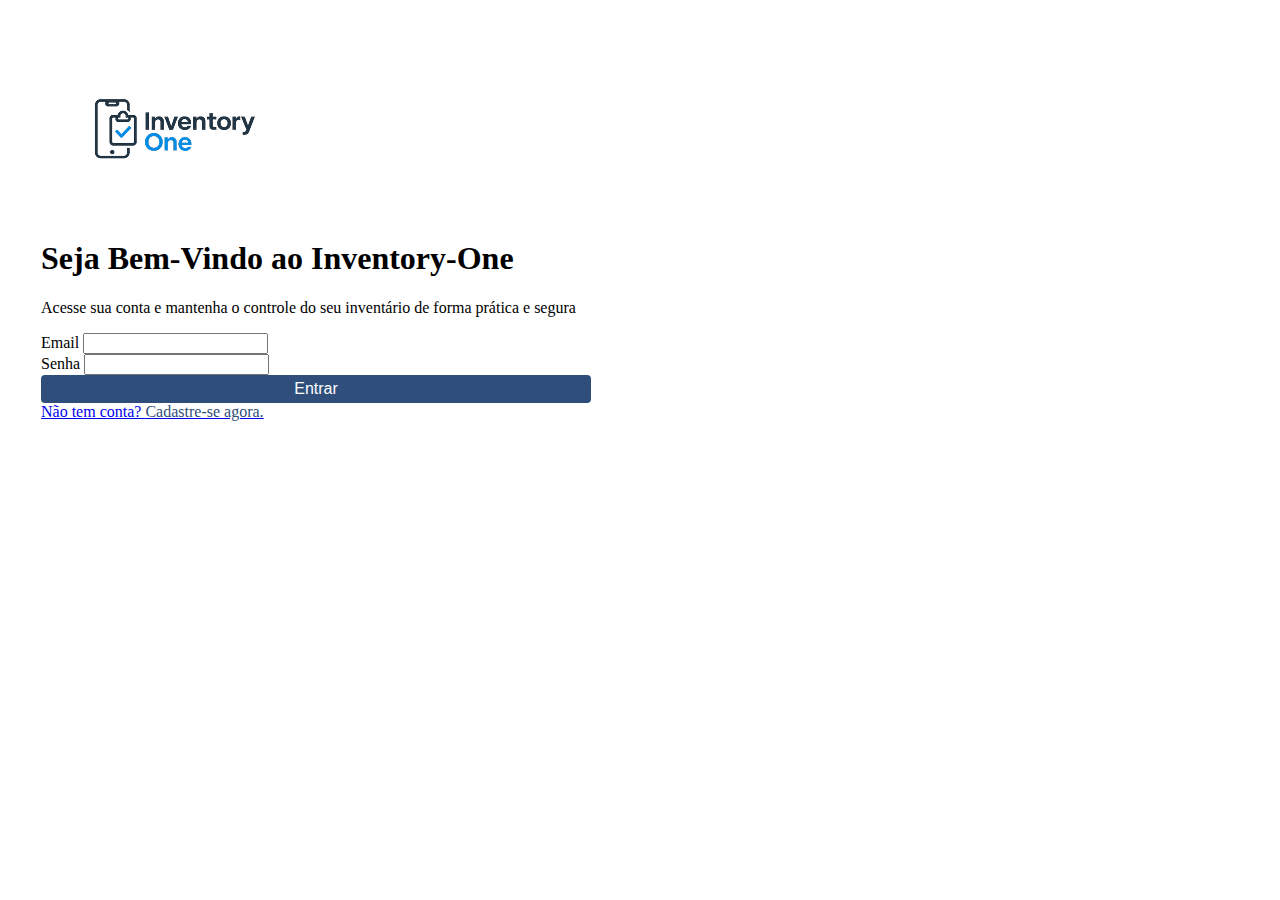
<file: telacadastro.html>
<!DOCTYPE html>
<html lang="pt-br">

<head>
    <meta charset="UTF-8">
    <meta name="viewport" content="width=device-width, initial-scale=1.0">
    <title>InventoryOne</title>

    <link rel="stylesheet" href="./css/login.css">
    <link href="https://cdn.jsdelivr.net/npm/bootstrap@5.3.8/dist/css/bootstrap.min.css" rel="stylesheet"
        integrity="sha384-sRIl4kxILFvY47J16cr9ZwB07vP4J8+LH7qKQnuqkuIAvNWLzeN8tE5YBujZqJLB" crossorigin="anonymous">
    <link rel="stylesheet" href="https://cdn.jsdelivr.net/npm/bootstrap-icons@1.13.1/font/bootstrap-icons.min.css">

</head>

<body>
    <main class="min-vh-100 d-flex align-items-center justify-content-center bg-light">
        <div class="bg-white formulario shadow rounded">
            <div class="text-center">
                <img class="img-fluid" src="./img/logo-inventoryone.png" alt="imagem da logo Inventory-One">
            </div>
            <div class="text-center">
                <h1 class="fs-3">Seja Bem-Vindo ao Inventory-One</h1>
                <p class="text-body-tertiary fw-semibold">Acesse sua conta e mantenha o controle do seu inventário de
                    forma
                    prática e segura</p>
            </div>
            <form action="">
                <div class="mb-3">
                    <label for="campoEmail" class="form-label">Email</label>
                    <input type="email" class="form-control" id="campoEmail">
                </div>
                <div class="mb-4">
                    <label for="campoSenha" class="form-label">Senha</label>
                    <input type="password" class="form-control" id="campoSenha">
                </div>
                <div class="text-center">
                    <button class="botao-cadastro mb-3">Entrar</button>
                </div>
                <div class="text-center mb-3">
                    <a class="text-decoration-none text-dark" href="#">Não tem conta?
                        <span class="text-azul-petroleo fw-bold">Cadastre-se agora.</span></a>
                </div>

            </form>
        </div>
    </main>
</body>


</html>
</file>
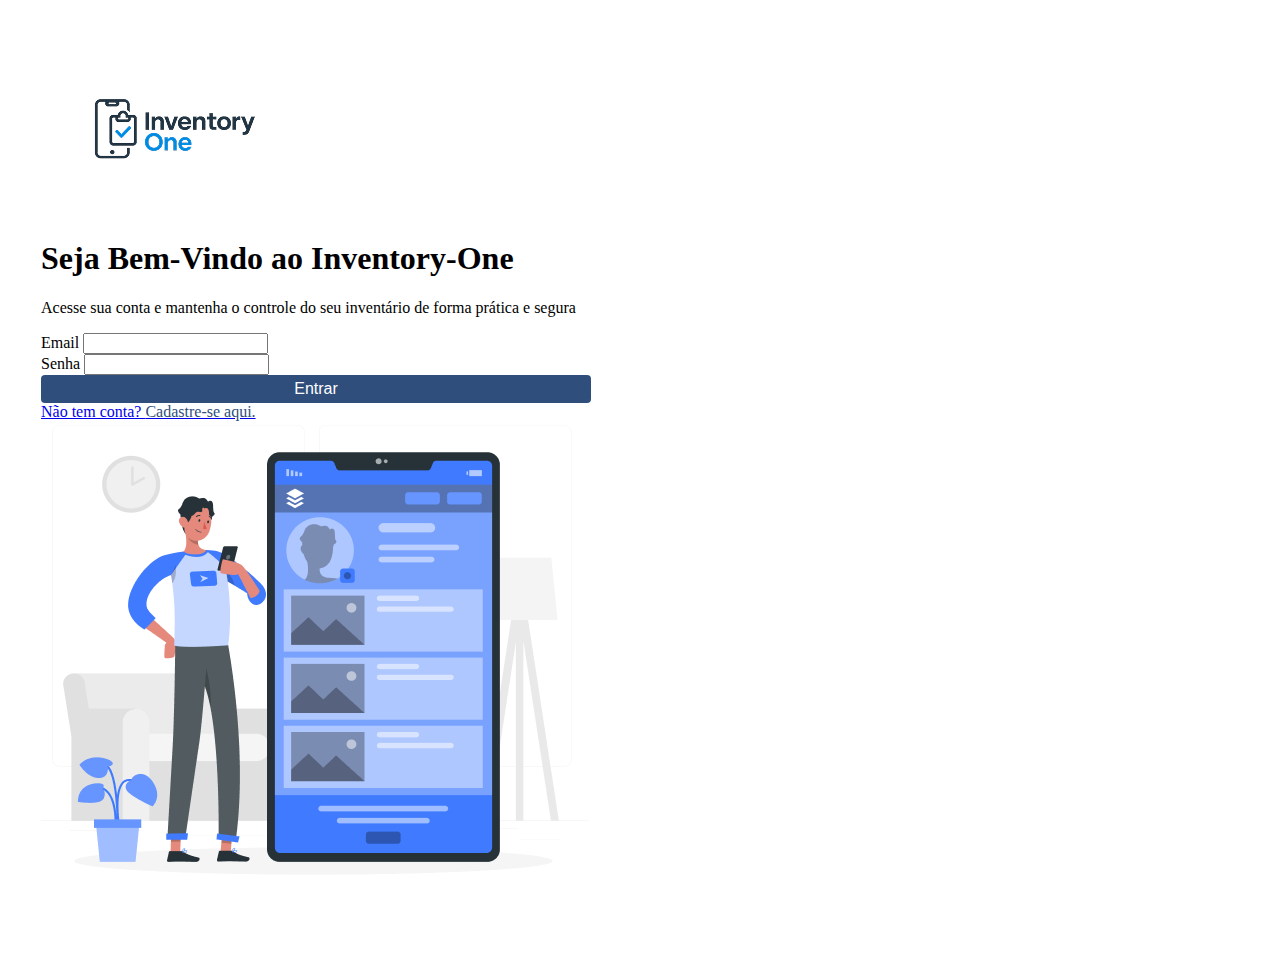
<file: telalogin.html>
<!DOCTYPE html>
<html lang="pt-br">

<head>
    <meta charset="UTF-8">
    <meta name="viewport" content="width=device-width, initial-scale=1.0">
    <title>InventoryOne-Login</title>

    <link rel="stylesheet" href="./css/login.css">
    <link href="https://cdn.jsdelivr.net/npm/bootstrap@5.3.8/dist/css/bootstrap.min.css" rel="stylesheet"
        integrity="sha384-sRIl4kxILFvY47J16cr9ZwB07vP4J8+LH7qKQnuqkuIAvNWLzeN8tE5YBujZqJLB" crossorigin="anonymous">
    <link rel="stylesheet" href="https://cdn.jsdelivr.net/npm/bootstrap-icons@1.13.1/font/bootstrap-icons.min.css">

</head>

<body class="bg-light">
    <main class="min-vh-100 d-flex align-items-center justify-content-center container">
        <div class="bg-white formulario shadow ">
            <div class="row">
                <div class="col-12 col-md-6">
                    <div class="text-center">
                        <img class="img-fluid " src="./img/logo-inventoryone.png" alt="imagem da logo Inventory-One">
                    </div>
                    <div class="text-center">
                        <h1 class="fs-3">Seja Bem-Vindo ao Inventory-One</h1>
                        <p class="text-body-tertiary fw-semibold">Acesse sua conta e mantenha o controle do seu
                            inventário de
                            forma
                            prática e segura</p>
                    </div>
                    <form action="">
                        <div class="mb-3">
                            <label for="campoEmail" class="form-label">Email</label>
                            <input type="email" class="form-control" id="campoEmail">
                        </div>
                        <div class="mb-4">
                            <label for="campoSenha" class="form-label">Senha</label>
                            <input type="password" class="form-control" id="campoSenha">
                        </div>
                        <div class="text-center">
                            <button class="botao-cadastro mb-3">Entrar</button>
                        </div>
                        <div class="text-center mb-3">
                            <a class="text-decoration-none text-dark" href="#">Não tem conta?
                                <span class="text-azul-petroleo fw-bold">Cadastre-se aqui.</span></a>
                        </div>

                    </form>
                </div>
                <div class="col-12 col-sm-6 d-none d-md-block">
                    <div class="d-flex align-items-center h-100">
                        <img class="img-fluid" src="/img/img-login.png" >
                    </div>
                </div>
            </div>
        </div>
    </main>
</body>


</html>
</file>
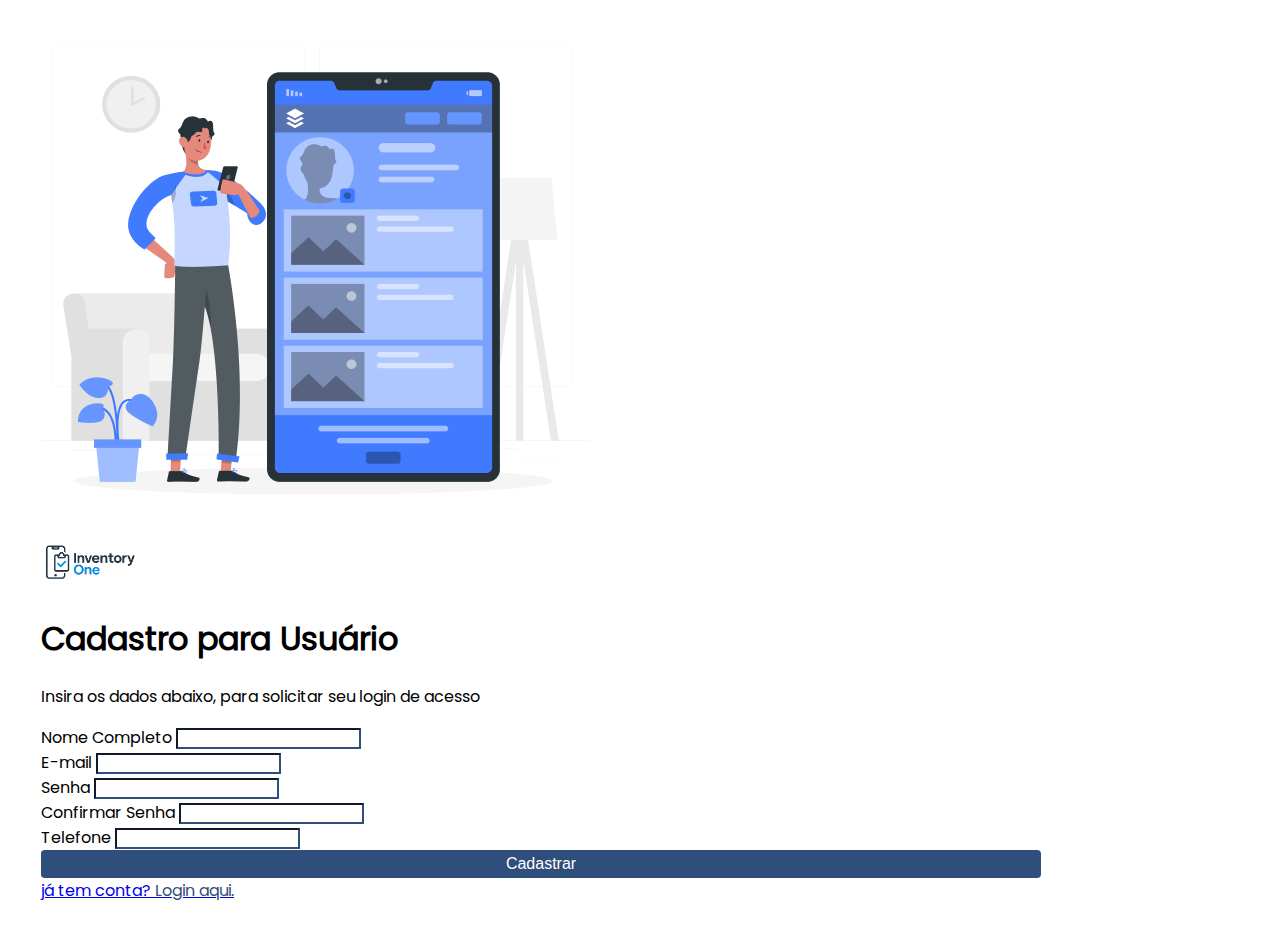
<file: frontend/cadastro-usuario.html>
<!DOCTYPE html>
<html lang="pt-br">

<head>
    <meta charset="UTF-8">
    <meta name="viewport" content="width=device-width, initial-scale=1.0">
    <title>InventoryOne-Cadastro</title>
    <link href="https://cdn.jsdelivr.net/npm/bootstrap@5.3.8/dist/css/bootstrap.min.css" rel="stylesheet"
        integrity="sha384-sRIl4kxILFvY47J16cr9ZwB07vP4J8+LH7qKQnuqkuIAvNWLzeN8tE5YBujZqJLB" crossorigin="anonymous">
    <link rel="stylesheet" href="https://cdn.jsdelivr.net/npm/bootstrap-icons@1.13.1/font/bootstrap-icons.min.css">
    <link rel="stylesheet" href="./css/login.css">
    <link rel="stylesheet" href="./css/configuracao.css">

</head>

<body class="bg-light">
    <main class="d-flex min-vh-100 align-items-center justify-content-center container">
        <div class="shadow bg-white formulario ">
            <div class="row">
                <div class="col-sm-6 d-none d-md-block">
                    <div class="d-flex align-items-center h-100">
                        <img class="img-fluid" src="img/img-login.png">
                    </div>
                </div>
                <div class="col-12 col-md-6">
                    <div class="row mb-3">
                        <div class="text-end">
                            <img width="100px" src="img/logo-inventoryone.png" class="img-fluid"
                                alt="Logo Inventory One">
                        </div>
                        <div class="text-center mt-2">
                            <h1 class="text-center fs-3">Cadastro para Usuário</h1>
                            <p class="text-body-tertiary fw-semibold text-center">Insira os dados abaixo, para solicitar
                                seu login de acesso</p>
                        </div>
                    </div>
                    <form id="cad-user" action="">
                        <div class="mb-3">
                            <label for="campoNome" class="form-label">Nome Completo</label>
                            <input type="text" class="form-control formColor" id="campoNome">
                        </div>
                        <div class="mb-3">
                            <label for="campoEmail" class="form-label">E-mail</label>
                            <input type="email" class="form-control formColor" id="campoEmail">
                        </div>
                        <div class="row mb-3">
                            <div class="col-6">
                                <label for="campoSenha" class="form-label">Senha</label>
                                <input type="password" class="form-control formColor" id="campoSenha">
                            </div>
                            <div class="col-6">
                                <label for="confirmaSenha" class="form-label">Confirmar Senha</label>
                                <input type="password" class="form-control formColor" id="confirmaSenha">
                            </div>
                        </div>
                        <div class="mb-4">
                            <label for="campoTelefone" class="form-label">Telefone</label>
                            <input type="text" class="form-control formColor" id="campoTelefone">
                        </div>
                        <div class="text-center">
                            <button class="botao-cadastro mb-3" id="cadastrar">Cadastrar</button>
                        </div>
                        <div class="text-center mb-3">
                            <a class="text-decoration-none text-dark" href="index.html">já tem
                                conta?
                                <span class="text-azul-petroleo fw-bold">Login aqui.</span></a>
                        </div>
                    </form>
                </div>
            </div>
        </div>
    </main>
    <script src="https://cdn.jsdelivr.net/npm/bootstrap@5.3.8/dist/js/bootstrap.bundle.min.js"
        integrity="sha384-FKyoEForCGlyvwx9Hj09JcYn3nv7wiPVlz7YYwJrWVcXK/BmnVDxM+D2scQbITxI"
        crossorigin="anonymous"></script>
    <script src="/js/cadastro-usuario.js"></script>
</body>

</html>
</file>
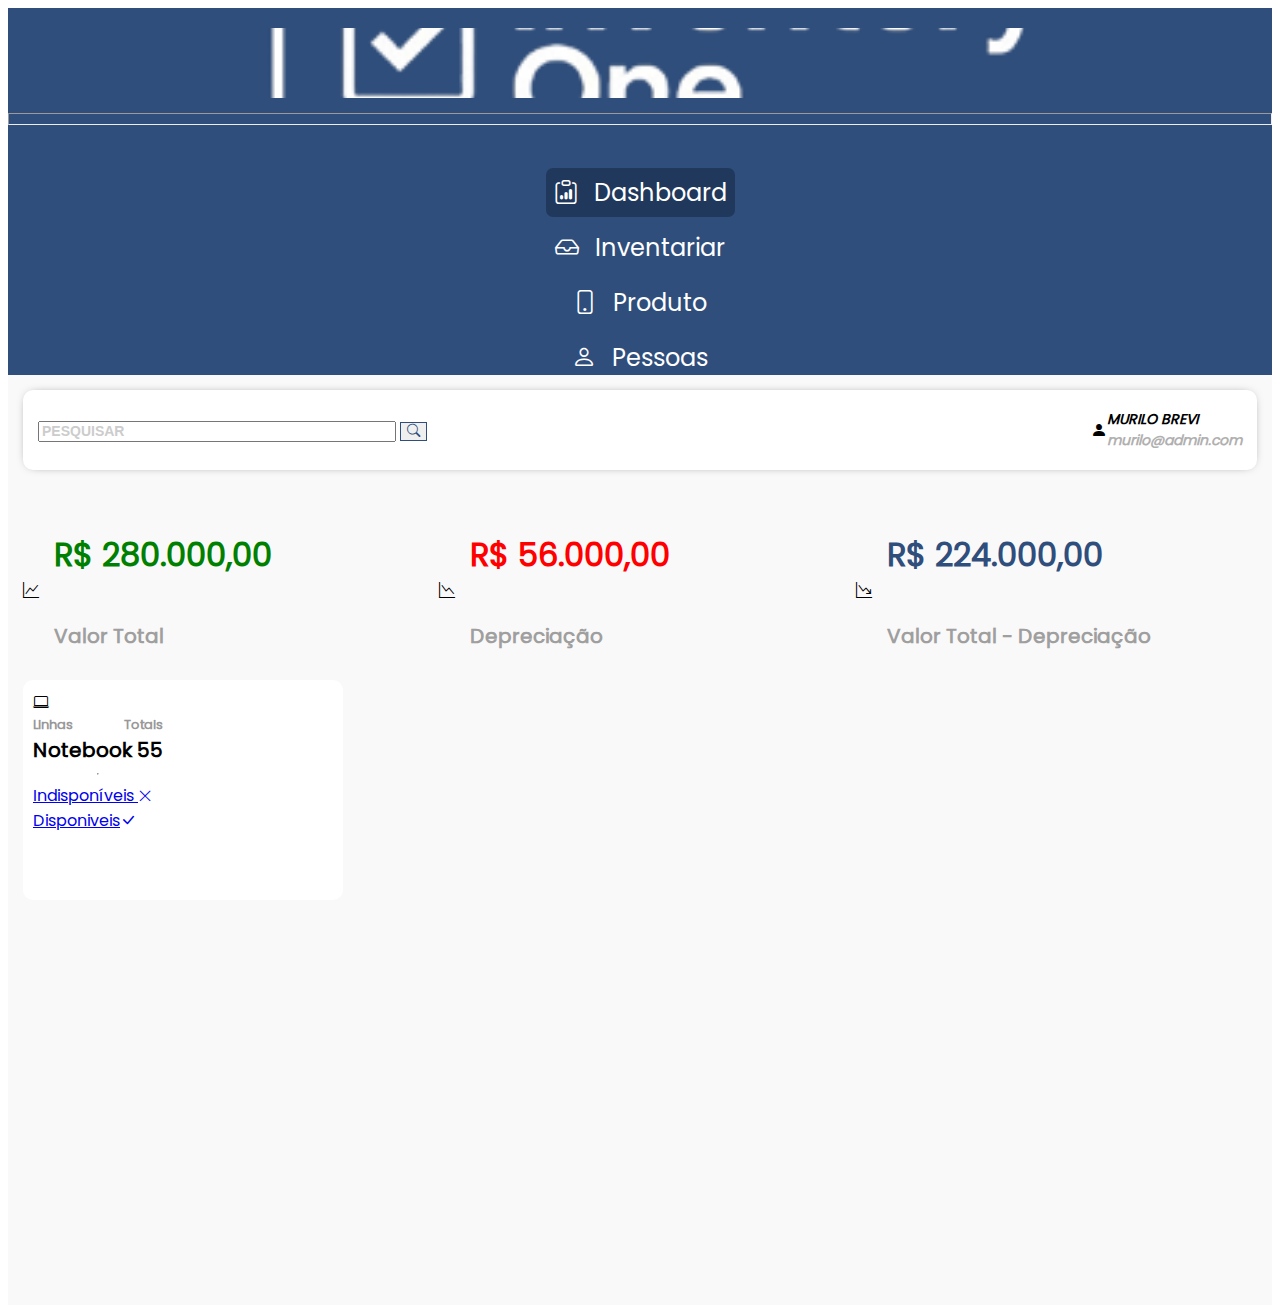
<file: frontend/dashboard.html>
<!DOCTYPE html>
<html lang="pt-br">

<head>
    <meta charset="UTF-8">
    <meta name="viewport" content="width=device-width, initial-scale=1.0">
    <title>InventoryOne</title>
    <link rel="stylesheet" href="./css/style.css">

    <link rel="stylesheet" href="./css/configuracao.css">

    <link href="https://cdn.jsdelivr.net/npm/bootstrap@5.3.8/dist/css/bootstrap.min.css" rel="stylesheet"
        integrity="sha384-sRIl4kxILFvY47J16cr9ZwB07vP4J8+LH7qKQnuqkuIAvNWLzeN8tE5YBujZqJLB" crossorigin="anonymous">

    <link rel="stylesheet" href="https://cdn.jsdelivr.net/npm/bootstrap-icons@1.13.1/font/bootstrap-icons.min.css">

</head>

<body>
    <div class="container-fluid">
        <main class="row">
            <section class="container menu col-2 text-center">
                <div class="container_imagem_menu text-center mt-3">
                    <img class="img-fluid imagem_logo"
                        src="./img/Gemini_Generated_Image_wguaigwguaigwgua-removebg-preview 1@2x.png"
                        alt="Logo Sistema">
                    <hr>
                </div>
                <div class="text-start w-100 botoes_navegacao">
                    <div class="text-start w-75">
                        <a class="botao_navegar botao_selecionado" href="./dashboard.html"><i
                                class="bi bi-clipboard-data icone_navegacao"></i>
                            Dashboard</a>
                    </div>
                    <div class="text-start w-75">
                        <a class="botao_navegar" href="inventariar.html"><i class="bi bi-inbox icone_navegacao"></i>
                            Inventariar</a>
                    </div>
                    <div class="text-start w-75">
                        <a class="botao_navegar" href="produtos.html"><i class="bi bi-phone icone_navegacao"></i>
                            Produto</a>
                    </div>
                    <div class="text-start w-75">
                        <a class="botao_navegar" href="./pessoas.html"><i class="bi bi-person icone_navegacao"></i>
                            Pessoas</a>
                    </div>
                </div>
            </section>

            <section class="conteudo_principal col-10">
                <div class="row px-3 ">
                    <div class="container_pesquisa sombra">
                        <div class="input-group espaco_pesquisar">
                            <input class="form-control input_pesquisar" type="text" placeholder="PESQUISAR">
                            <button class="btn botao_pesquisar" type="submit"><i class="bi bi-search"></i></button>
                        </div>
                        <div class="conteudo_usuario d-flex align-items-center gap-3">
                            <i class="bi bi-person-fill fs-1"></i>

                            <div class="conteudo_identificacao">
                                <p class="nome_usuario mb-0">MURILO BREVI</p>
                                <p class="email_usuario mb-0">murilo@admin.com</p>
                            </div>
                        </div>
                    </div>
                </div>

                <div class="container_valores row p-3">
                    <div class="card col">
                        <div class="card-body conteudo_card">
                            <i class="bi bi-graph-up fs-3 icone_grafico"></i>
                            <div class="total_inventario">
                                <h1 class="valor_total card-subtitle"><span>R$ </span>280.000,00</h1>
                                <p class="texto_card card-text">Valor Total</p>
                            </div>
                        </div>
                    </div>
                    <div class="card col">
                        <div class="card-body conteudo_card">
                            <i class="bi bi-graph-down fs-3 icone_grafico"></i>
                            <div class="total_inventario">
                                <h1 class="valor_depreciacao card-subtitle"><span>R$ </span>56.000,00</h1>
                                <p class="texto_card card-text">Depreciação</p>
                            </div>
                        </div>
                    </div>
                    <div class="card col">
                        <div class="card-body conteudo_card">
                            <i class="bi bi-graph-down-arrow fs-3 icone_grafico"></i>
                            <div class="total_inventario">
                                <h1 class="valor_atual card-subtitle"><span>R$ </span>224.000,00</h1>
                                <p class="texto_card card-text">Valor Total - Depreciação</p>
                            </div>
                        </div>
                    </div>
                </div>
                <div class="container_cards row p-3">
                    <div class="card_inventario col-3">
                        <div class="card-body conteudo_card_inventario">
                            <div class="espaco_icone_card row">
                                <i class="bi bi-laptop fs-3"></i>
                            </div>
                            <div class="dados_card row">
                                <label class="texto_linhas col-6 text-start">Linhas</label>
                                <label class="texto_totais col-6 text-end">Totais</label>
                            </div>
                            <div class="row">
                                <label class="nome_item col-6 text-start">Notebook</label>
                                <label class="qtd_item col-6 text-end">55</label>
                            </div>
                            <hr>
                            <div class="row mt-2 text-center">
                                <div class="col-6 text-start">
                                    <a class="btn btn-danger d-flex align-items-center p-2" href="#">Indisponíveis <i
                                            class="bi bi-x-lg icone_x mx-1 mt-1"></i></a>
                                </div>
                                <div class="col-6 text-end">
                                    <a class="w-100 btn btn-success align-items-center p-2" href="#">Disponiveis<i
                                            class="bi bi-check-lg mx-1 mt-1"></i></a>
                                </div>
                            </div>
                        </div>
                    </div>
                </div>
            </section>

        </main>
    </div>

</body>

</html>
</file>
<file: css/configuracao.css>
.font-header-3{
    font-size: 32px;
    font-weight: 300;
}

.font-header-4{
    font-size: 24px;
    font-weight: 400;
}

.font-subtitulo-2{
    font-size: 16px;
    font-size: 500;
}
</file>
<file: css/login.css>
.text-azul-petroleo{
    color: #2F4E7C;
}
.text-azul-petroleo:hover{
    color: #4b7cc7;
}

.botao-cadastro{
    background-color: #2F4E7C;
    width: 100%;
    color:white;
    border: none;
    border-radius: 4px;
    font-size: 16px;
    padding: 5px;
    transition: 0.3s;
}

.botao-cadastro:hover{
    background-color: #4b7cc7;
    transition: 0.3s;
}

.formulario{
    padding: 33px;
    max-width: 550px;
}
</file>
<file: css/style.css>
@font-face {
    font-family: 'Poppins';
    src: url('../fonts/Poppins-Regular.ttf');
}

body {
    font-family: 'Poppins', sans-serif;
}

.menu {
    background-color: #2F4E7C;
}

.conteudo_principal {
    background-color: #FAF9F9;
    min-height: 100vh;
    padding: 15px !important;
}

.container_pesquisa {
    padding-top: 5px;
    padding-bottom: 5px;
    padding-left: 15px;
    padding-right: 15px;
    border-radius: 10px;

    background-color: #FFFFFF;

    display: flex;
    justify-content: space-between;
    align-items: center;
}

.input_pesquisar {
    width: 350px !important;

}

.input_pesquisar::placeholder {
    color: #CCCCCC !important;
    font-size: 14px;
    font-weight: bold;
}

.conteudo_usuario {
    display: flex;
    align-items: center;
    justify-content: center;
}

.nome_usuario {
    margin-bottom: 0px;
    font-size: 14px;
    font-weight: bold;
    font-style: italic;
}

.email_usuario {
    margin-top: 0px;
    font-size: 14px;
    font-weight: bold;
    font-style: italic;
    color: #b1b0b0;
}

.container_valores {
    min-height: 150px;
    margin-top: 30px;
    gap: 15px;

    display: flex;
    justify-content: space-between;
    align-items: center;
}


.card {
    width: 500px !important;
    height: 130px !important;
    border-radius: 10px !important;

    display: flex;
    align-items: start;
}


.conteudo_card {
    display: flex;
    align-items: center;
}

.total_inventario {
    display: flex;
    flex-direction: column;
    justify-content: start;
}

.valor_total {
    font-size: 32px;
    margin-left: 15px;
    font-weight: bold;
    color: green !important;
}

.valor_depreciacao {
    font-size: 32px;
    margin-left: 15px;
    font-weight: bold;
    color: red !important;
}

.valor_atual {
    font-size: 32px;
    margin-left: 15px;
    font-weight: bold;
    color: #2F4E7C !important;
}

.texto_card {
    font-size: 20px;
    margin-left: 15px;

    font-weight: bold;
    color: #9F9F9F;
}

.botoes_navegacao {
    display: flex;
    flex-direction: column;
    justify-content: center;
    align-items: center;

    margin-top: 50px;
    gap: 20px;
}

.icone_navegacao {
    margin-right: 10px;
}

.botao_navegar {
    font-size: 24px;
    text-decoration: none;
    color: white;
    position: relative;
    transition: 0.5s;
}

.botoes_navegacao div {
    transition: 0.3s;
}

.botoes_navegacao div:hover {
    transform: translateY(-5px);
    transition: 0.5s;
}

.botao_dashboard {
    padding: 8px;
    border-radius: 7px; 
    background-color: #20385c;
}

.container_imagem_menu {
    padding-top: 20px;
}

.imagem_logo {
    height: 70px !important;
    width: 100%;

    object-fit: cover;
}

.container_imagem_menu>hr {
    height: 10px;
    color: white;
}

.card_inventario {
    width: 300px !important;
    height: 200px !important;
    border-radius: 10px !important;
    margin-top: 30px;
    margin-bottom: 30px;
    padding: 10px;

    display: flex;
    align-items: start;

    background-color: white;
}

.dados_card{
    display: flex;
    justify-content: space-between;
}

.conteudo_card_inventario{
    display: flex;
    flex-direction: column;
}

.texto_linhas, .texto_totais{
    font-size: 13px;
    font-weight: bold;
    color: #999898;
}

.nome_item, .qtd_item{
    font-size: 20px;
    
    font-weight: bold;
    /* font-family: "poppins"; */
}

.container_cards{
    /* gap: 30px; */
    justify-content: space-between;
}

.espaco_pesquisar{
    width: 400px !important;
}

.icone_x{
    font-size: 14px;
}

.botao_pesquisar{
    color: #2F4E7C !important;
    border: 1px #2F4E7C solid !important;
}

.botao_pesquisar:hover{
    background-color: #2F4E7C !important;
    color: white !important;
}

.tabela {
    width: 100%;
    background-color: #FFFFFF;
    border-radius: 16px;
    padding: 20px;
    box-shadow: 0 4px 12px rgba(0,0,0,0.08);
}



.form-control::-webkit-input-placeholder{
    color: rgb(211, 210, 210);
}
</file>
<file: frontend/css/login.css>
@font-face {
    font-family: 'Poppins';
    src: url('../../fonts/Poppins-Regular.ttf');
}

body {
    font-family: 'Poppins', sans-serif;
}

.text-azul-petroleo{
    color: #2F4E7C;
}
.text-azul-petroleo:hover{
    color: #4b7cc7;
}

.botao-cadastro{
    background-color: #2F4E7C;
    width: 100%;
    color:white;
    border: none;
    border-radius: 4px;
    font-size: 16px;
    padding: 5px;
    transition: 0.3s;
}

.botao-cadastro:hover{
    background-color: #4b7cc7;
    transition: 0.3s;
}

.formulario{
    padding: 33px;
    max-width: 1000px;
    border-radius: 50px;
    width: 100%;
}

.formColor{
    /* background-color: #2f4e7c21 !important; */
    border-color: #2F4E7C !important;
    color: #2F4E7C !important;
}

.formulario-login{
    width: 100%;
    max-width: 420px;
}
</file>
<file: frontend/css/configuracao.css>
@font-face {
    font-family: 'Poppins';
    src: url('../../fonts/Poppins-Regular.ttf');
}

.font-header-3{
    font-size: 32px;
    font-weight: 300;
}

.font-header-4{
    font-size: 24px;
    font-weight: 400;
}

.font-subtitulo-2{
    font-size: 16px;
    font-weight: 500;
}

.font-body-3{
    font-size: 14px;
    font-weight: 400;
}

.sombra{
     box-shadow: 0px 0px 12px -7px #000000;
}

.btn-inventory-primario{
    background-color: #2F4E7C;
    color: white;
    border: none;
    padding: 6px;
    border-radius: 8px;
    transition: 0.3s;
}

.btn-inventory-primario:hover{
    background-color: #243b5e;
    transition: 0.3s;
}
</file>
<file: frontend/css/style.css>
@font-face {
    font-family: 'Poppins';
    src: url('../fonts/Poppins-Regular.ttf');
}

body {
    font-family: 'Poppins', sans-serif;
}

.menu {
    background-color: #2F4E7C;
}

.conteudo_principal {
    background-color: #FAF9F9;
    min-height: 100vh;
    padding: 15px !important;
}


.container_pesquisa {
    padding-top: 5px;
    padding-bottom: 5px;
    padding-left: 15px;
    padding-right: 15px;
    border-radius: 10px;

    background-color: #FFFFFF;

    display: flex;
    justify-content: space-between;
    align-items: center;
}

.input_pesquisar {
    width: 350px !important;

}

.input_pesquisar::placeholder {
    color: #CCCCCC !important;
    font-size: 14px;
    font-weight: bold;
}

.conteudo_usuario {
    display: flex;
    align-items: center;
    justify-content: center;
}

.nome_usuario {
    margin-bottom: 0px;
    font-size: 14px;
    font-weight: bold;
    font-style: italic;
}

.email_usuario {
    margin-top: 0px;
    font-size: 14px;
    font-weight: bold;
    font-style: italic;
    color: #b1b0b0;
}

.container_valores {
    min-height: 150px;
    margin-top: 30px;
    gap: 15px;

    display: flex;
    justify-content: space-between;
    align-items: center;
}


.card {
    width: 500px !important;
    height: 130px !important;
    border-radius: 10px !important;

    display: flex;
    align-items: start;
}


.conteudo_card {
    display: flex;
    align-items: center;
}

.total_inventario {
    display: flex;
    flex-direction: column;
    justify-content: start;
}

.valor_total {
    font-size: 32px;
    margin-left: 15px;
    font-weight: bold;
    color: green !important;
}

.valor_depreciacao {
    font-size: 32px;
    margin-left: 15px;
    font-weight: bold;
    color: red !important;
}

.valor_atual {
    font-size: 32px;
    margin-left: 15px;
    font-weight: bold;
    color: #2F4E7C !important;
}

.texto_card {
    font-size: 20px;
    margin-left: 15px;

    font-weight: bold;
    color: #9F9F9F;
}

.botoes_navegacao {
    display: flex;
    flex-direction: column;
    justify-content: center;
    align-items: center;

    margin-top: 50px;
    gap: 20px;
}

.icone_navegacao {
    margin-right: 10px;
}

.botao_navegar {
    font-size: 24px;
    text-decoration: none;
    color: white;
    position: relative;
    transition: 0.5s;
}

.botoes_navegacao div {
    transition: 0.3s;
}

.botoes_navegacao div:hover {
    transform: translateY(-5px);
    transition: 0.5s;
}

.botao_selecionado {
    padding: 8px;
    border-radius: 7px; 
    background-color: #20385c;
}

.container_imagem_menu {
    padding-top: 20px;
}

.imagem_logo {
    height: 70px !important;
    width: 100%;

    object-fit: cover;
}

.container_imagem_menu>hr {
    height: 10px;
    color: white;
}

.card_inventario {
    width: 300px !important;
    height: 200px !important;
    border-radius: 10px !important;
    margin-top: 30px;
    margin-bottom: 30px;
    padding: 10px;

    display: flex;
    align-items: start;

    background-color: white;
}

.dados_card{
    display: flex;
    justify-content: space-between;
}

.conteudo_card_inventario{
    display: flex;
    flex-direction: column;
}

.texto_linhas, .texto_totais{
    font-size: 13px;
    font-weight: bold;
    color: #999898;
}

.nome_item, .qtd_item{
    font-size: 20px;
    
    font-weight: bold;
    /* font-family: "poppins"; */
}

.container_cards{
    /* gap: 30px; */
    justify-content: space-between;
}

.espaco_pesquisar{
    width: 400px !important;
}

.icone_x{
    font-size: 14px;
}

.botao_pesquisar{
    color: #2F4E7C !important;
    border: 1px #2F4E7C solid !important;
}

.botao_pesquisar:hover{
    background-color: #2F4E7C !important;
    color: white !important;
}

.tabela {
    width: 100%;
    background-color: #FFFFFF;
    border-radius: 16px;
    padding: 20px;
    box-shadow: 0 4px 12px rgba(0,0,0,0.08);
}



.form-control::-webkit-input-placeholder{
    color: rgb(211, 210, 210);
}
</file>
